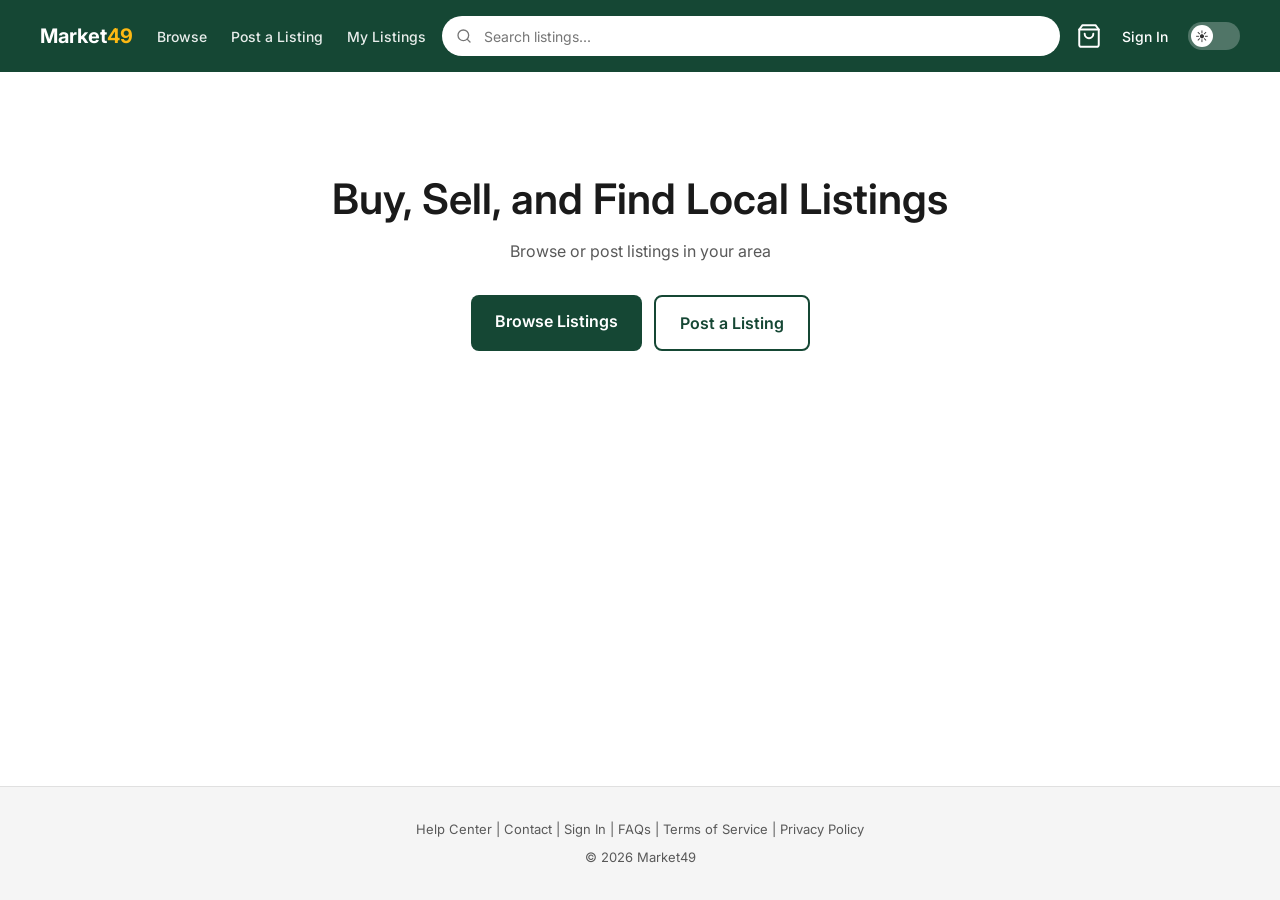
<file: index.html>
<!DOCTYPE html>
<html lang="en">
<head>
    <meta charset="UTF-8"/>
    <meta name="viewport" content="width=device-width, initial-scale=1.0"/>
    <title>Market49 — Buy, Sell & Find Local Listings</title>
    <link rel="preconnect" href="https://fonts.googleapis.com">
    <link href="https://fonts.googleapis.com/css2?family=Inter:wght@400;500;600;700&display=swap"
          rel="stylesheet">
    <link rel="stylesheet" href="css/styles.css"/>
</head>
<body>

<!-- ======= NAV BAR ======= -->
<nav class="navbar" aria-label="Main navigation">
    <a href="index.html" class="logo">Market<span>49</span></a>

    <!-- Desktop nav links — hidden on mobile -->
    <div class="nav-links">
        <a href="listings.html">Browse</a>
        <a href="post-listing.html">Post a Listing</a>
        <a href="manage-listings.html">My Listings</a>
    </div>

    <div class="nav-search">
        <label for="search-input" style="display:none">Search</label>
        <svg class="nav-search-icon" viewBox="0 0 24 24" fill="none"
             stroke="currentColor" stroke-width="2"
             stroke-linecap="round" stroke-linejoin="round">
            <circle cx="11" cy="11" r="8"/>
            <line x1="21" y1="21" x2="16.65" y2="16.65"/>
        </svg>
        <input type="text" placeholder="Search listings..."
               id="search-input">
        <div class="search-dropdown" id="search-dropdown"></div>
    </div>
    <div class="nav-actions">
        <a href="cart.html" aria-label="Cart">
            <svg class="cart-icon" viewBox="0 0 24 24"
                 xmlns="http://www.w3.org/2000/svg">
                <path d="M6 2L3 6v14a2 2 0 002 2h14a2 2 0
                 002-2V6l-3-4z" stroke-linecap="round"
                      stroke-linejoin="round"/>
                <line x1="3" y1="6" x2="21" y2="6"
                      stroke-linecap="round"/>
                <path d="M16 10a4 4 0 01-8 0"
                      stroke-linecap="round"
                      stroke-linejoin="round"/>
            </svg>
        </a>
        <a href="signin.html">Sign In</a>
        <div class="toggle-pill" id="dark-toggle"
             role="switch"
             aria-checked="false"
             aria-label="Toggle dark mode"
             tabindex="0">
            <div class="toggle-dot">
                <span class="toggle-sun">&#9728;</span>
                <span class="toggle-moon">&#9790;</span>
            </div>
        </div>
    </div>
    <button class="hamburger" id="hamburger"
            aria-label="Open navigation menu"
            aria-expanded="false"
            aria-controls="mobile-menu">
        &#9776;
    </button>
</nav>

<!-- ======= MOBILE MENU ======= -->
<nav class="mobile-menu" id="mobile-menu"
     aria-label="Mobile navigation">
    <button class="close-menu" id="close-menu"
            aria-label="Close navigation menu">
        &#10005;
    </button>
    <a href="index.html">Home</a>
    <a href="listings.html">Browse Listings</a>
    <a href="cart.html">Cart</a>
    <a href="post-listing.html">Post a Listing</a>
    <a href="manage-listings.html">My Listings</a>
    <a href="signin.html">Sign In</a>
</nav>
<div class="menu-overlay" id="menu-overlay"></div>

<!-- ======= PAGE CONTENT ======= -->
<main class="home-hero">
    <h1>Buy, Sell, and Find Local Listings</h1>
    <p>Browse or post listings in your area</p>
    <div class="hero-buttons">
        <a href="listings.html" class="btn-primary">Browse Listings</a>
        <a href="post-listing.html" class="btn-secondary">Post a Listing</a>
    </div>
</main>

<!-- ======= FOOTER ======= -->
<footer>
    <p>Help Center | Contact | Sign In | FAQs |
        Terms of Service | Privacy Policy</p>
    <p>© 2026 Market49</p>
</footer>

<script src="js/main.js"></script>

</body>
</html>
</file>
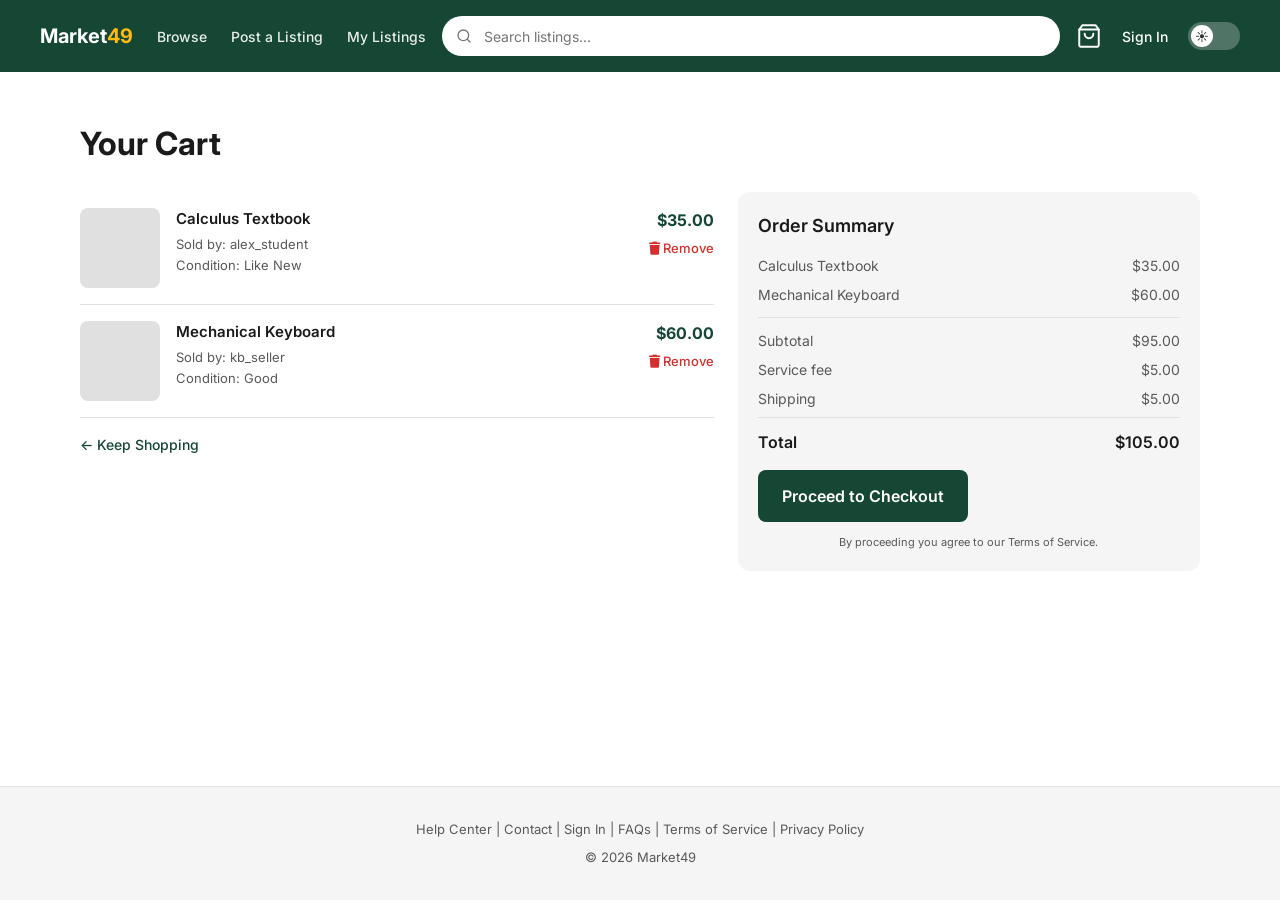
<file: cart.html>
<!DOCTYPE html>
<html lang="en">
<head>
    <meta charset="UTF-8">
    <meta name="viewport" content="width=device-width, initial-scale=1.0">
    <title>Cart — Market49</title>
    <link href="https://fonts.googleapis.com/css2?family=Inter:wght@400;500;600&display=swap"
          rel="stylesheet">
    <link rel="stylesheet" href="https://cdnjs.cloudflare.com/ajax/libs/font-awesome/6.5.0/css/all.min.css">
    <link rel="stylesheet" href="css/styles.css">
</head>
<body>

<!-- ======= NAV BAR ======= -->
<nav class="navbar" aria-label="Main navigation">
    <a href="index.html" class="logo">Market<span>49</span></a>

    <!-- Desktop nav links — hidden on mobile -->
    <div class="nav-links">
        <a href="listings.html">Browse</a>
        <a href="post-listing.html">Post a Listing</a>
        <a href="manage-listings.html">My Listings</a>
    </div>

    <div class="nav-search">
        <label for="search-input" style="display:none">Search</label>
        <svg class="nav-search-icon" viewBox="0 0 24 24" fill="none"
             stroke="currentColor" stroke-width="2"
             stroke-linecap="round" stroke-linejoin="round">
            <circle cx="11" cy="11" r="8"/>
            <line x1="21" y1="21" x2="16.65" y2="16.65"/>
        </svg>
        <input type="text" placeholder="Search listings..."
               id="search-input">
        <div class="search-dropdown" id="search-dropdown"></div>
    </div>
    <div class="nav-actions">
        <a href="cart.html" aria-label="Cart">
            <svg class="cart-icon" viewBox="0 0 24 24"
                 xmlns="http://www.w3.org/2000/svg">
                <path d="M6 2L3 6v14a2 2 0 002 2h14a2 2 0
                 002-2V6l-3-4z" stroke-linecap="round"
                      stroke-linejoin="round"/>
                <line x1="3" y1="6" x2="21" y2="6"
                      stroke-linecap="round"/>
                <path d="M16 10a4 4 0 01-8 0"
                      stroke-linecap="round"
                      stroke-linejoin="round"/>
            </svg>
        </a>
        <a href="signin.html">Sign In</a>
        <div class="toggle-pill" id="dark-toggle"
             role="switch"
             aria-checked="false"
             aria-label="Toggle dark mode"
             tabindex="0">
            <div class="toggle-dot">
                <span class="toggle-sun">&#9728;</span>
                <span class="toggle-moon">&#9790;</span>
            </div>
        </div>
    </div>
    <button class="hamburger" id="hamburger"
            aria-label="Open navigation menu"
            aria-expanded="false"
            aria-controls="mobile-menu">
        &#9776;
    </button>
</nav>

<!-- ======= MOBILE MENU ======= -->
<nav class="mobile-menu" id="mobile-menu"
     aria-label="Mobile navigation">
    <button class="close-menu" id="close-menu"
            aria-label="Close navigation menu">
        &#10005;
    </button>
    <a href="index.html">Home</a>
    <a href="listings.html">Browse Listings</a>
    <a href="cart.html">Cart</a>
    <a href="post-listing.html">Post a Listing</a>
    <a href="manage-listings.html">My Listings</a>
    <a href="signin.html">Sign In</a>
</nav>
<div class="menu-overlay" id="menu-overlay"></div>

<!-- ======= PAGE CONTENT ======= -->
<main class="cart-page">

    <h1>Your Cart</h1>

    <!-- Cart items list -->
    <div class="cart-layout">

        <div class="cart-items">

            <!-- Each cart item row -->
            <div class="cart-item">
                <div class="cart-item-img"></div>
                <div class="cart-item-info">
                    <p class="cart-item-name">Calculus Textbook</p>
                    <p class="cart-item-seller">
                        Sold by: alex_student
                    </p>
                    <p class="cart-item-condition">
                        Condition: Like New
                    </p>
                </div>
                <div class="cart-item-right">
                    <p class="cart-item-price">$35.00</p>
                    <!-- Remove item from cart -->
                    <button class="cart-remove-btn">
                        <i class="fa-solid fa-trash"></i> Remove
                    </button>
                </div>
            </div>

            <div class="cart-divider"></div>

            <div class="cart-item">
                <div class="cart-item-img"></div>
                <div class="cart-item-info">
                    <p class="cart-item-name">Mechanical Keyboard</p>
                    <p class="cart-item-seller">
                        Sold by: kb_seller
                    </p>
                    <p class="cart-item-condition">
                        Condition: Good
                    </p>
                </div>
                <div class="cart-item-right">
                    <p class="cart-item-price">$60.00</p>
                    <button class="cart-remove-btn">
                    <i class="fa-solid fa-trash"></i> Remove
                </button>
                </div>
            </div>

            <div class="cart-divider"></div>

            <!-- Keep shopping link -->
            <a href="listings.html" class="cart-keep-shopping">
                &#8592; Keep Shopping
            </a>

        </div>

        <!-- Order summary sidebar -->
        <div class="order-summary">

            <h2>Order Summary</h2>

            <!-- Mirrors what checkout will show -->
            <div class="order-row">
                <span>Calculus Textbook</span>
                <span>$35.00</span>
            </div>
            <div class="order-row">
                <span>Mechanical Keyboard</span>
                <span>$60.00</span>
            </div>

            <div class="cart-summary-divider"></div>

            <div class="order-row">
                <span>Subtotal</span>
                <span>$95.00</span>
            </div>
            <div class="order-row">
                <span>Service fee</span>
                <span>$5.00</span>
            </div>
            <div class="order-row">
                <span>Shipping</span>
                <span>$5.00</span>
            </div>

            <div class="order-total">
                <span>Total</span>
                <span>$105.00</span>
            </div>

            <!-- Proceeds to checkout -->
            <a href="checkout.html" class="btn-primary">
                Proceed to Checkout
            </a>


            <p class="cart-terms">
                By proceeding you agree to our Terms of Service.
            </p>

        </div>

    </div>

</main>

<!-- ======= FOOTER ======= -->
<footer>
    <p>Help Center | Contact | Sign In | FAQs |
        Terms of Service | Privacy Policy</p>
    <p>© 2026 Market49</p>
</footer>

<script src="js/main.js"></script>

</body>
</html>
</file>
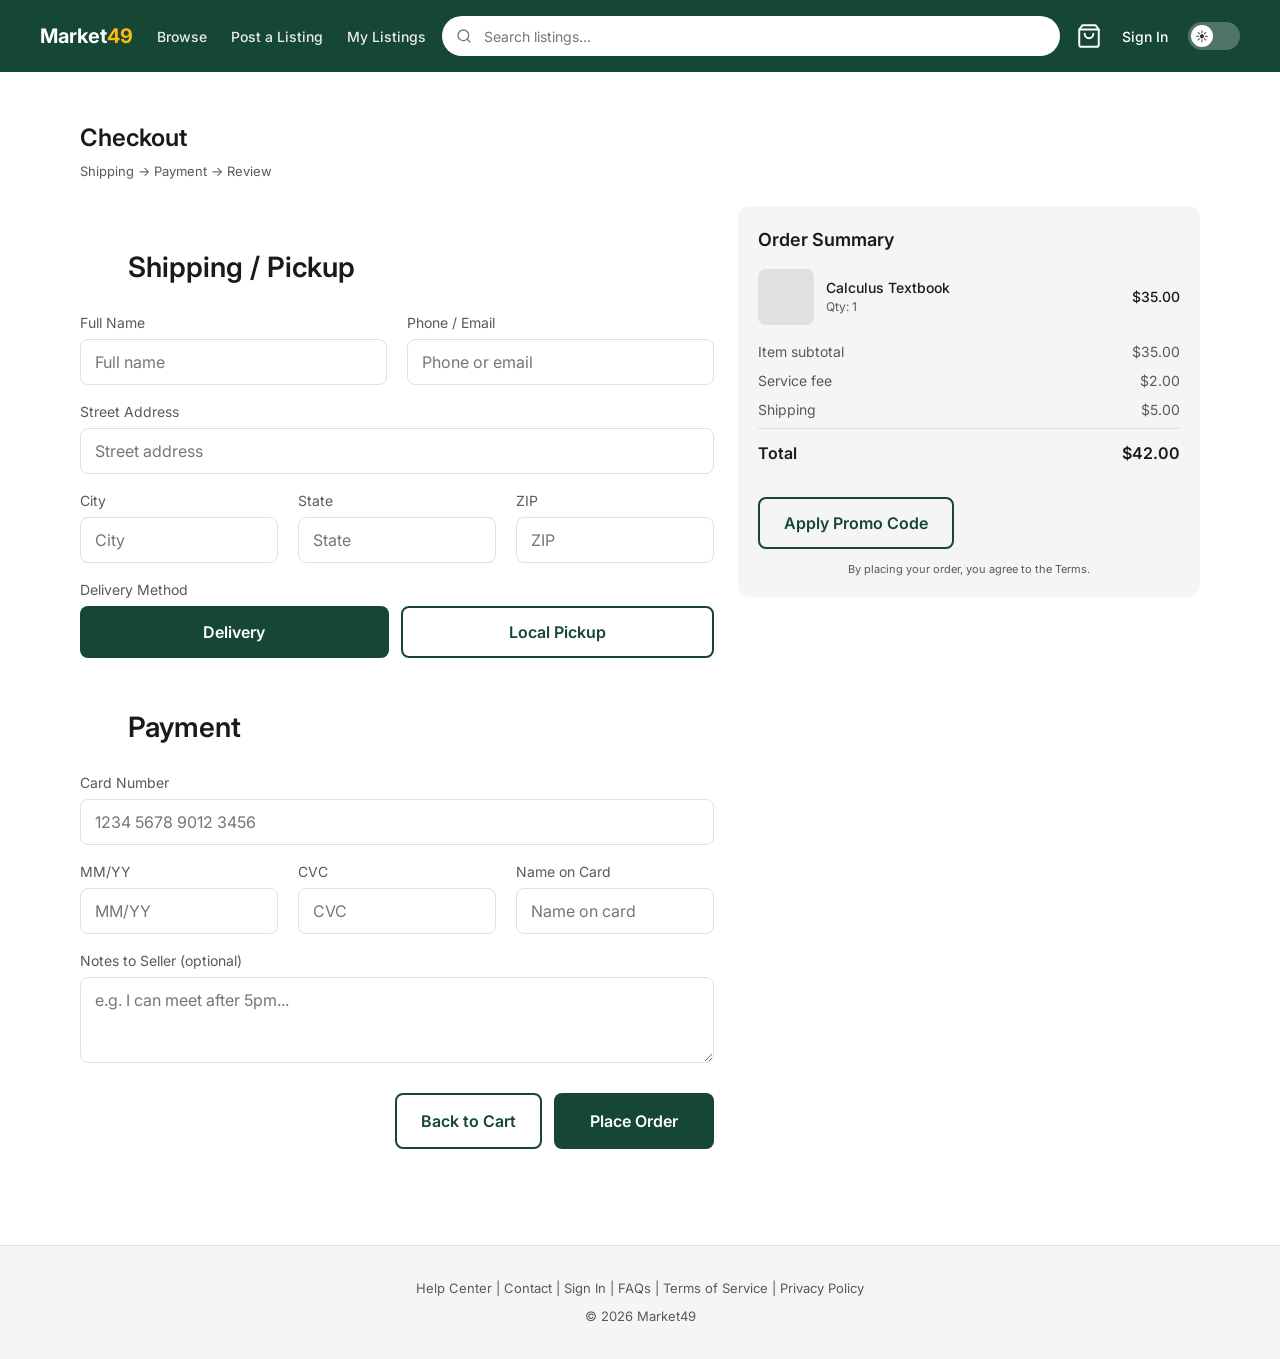
<file: checkout.html>
<!DOCTYPE html>
<html lang="en">
<head>
    <meta charset="UTF-8">
    <meta name="viewport" content="width=device-width, initial-scale=1.0">
    <title>Checkout — Market49</title>
    <link href="https://fonts.googleapis.com/css2?family=Inter:wght@400;500;600&display=swap"
          rel="stylesheet">
    <link rel="stylesheet" href="css/styles.css">
</head>
<body>

<!-- ======= LOADING OVERLAY ======= -->
<div class="loading-overlay" id="loading-overlay">
    <div class="spinner"></div>
    <p class="loading-text">Processing your order...</p>
</div>

<!-- ======= NAV BAR ======= -->
<nav class="navbar" aria-label="Main navigation">
    <a href="index.html" class="logo">Market<span>49</span></a>

    <!-- Desktop nav links — hidden on mobile -->
    <div class="nav-links">
        <a href="listings.html">Browse</a>
        <a href="post-listing.html">Post a Listing</a>
        <a href="manage-listings.html">My Listings</a>
    </div>

    <div class="nav-search">
        <label for="search-input" style="display:none">Search</label>
        <svg class="nav-search-icon" viewBox="0 0 24 24" fill="none"
             stroke="currentColor" stroke-width="2"
             stroke-linecap="round" stroke-linejoin="round">
            <circle cx="11" cy="11" r="8"/>
            <line x1="21" y1="21" x2="16.65" y2="16.65"/>
        </svg>
        <input type="text" placeholder="Search listings..."
               id="search-input">
        <div class="search-dropdown" id="search-dropdown"></div>
    </div>
    <div class="nav-actions">
        <a href="cart.html" aria-label="Cart">
            <svg class="cart-icon" viewBox="0 0 24 24"
                 xmlns="http://www.w3.org/2000/svg">
                <path d="M6 2L3 6v14a2 2 0 002 2h14a2 2 0
                 002-2V6l-3-4z" stroke-linecap="round"
                      stroke-linejoin="round"/>
                <line x1="3" y1="6" x2="21" y2="6"
                      stroke-linecap="round"/>
                <path d="M16 10a4 4 0 01-8 0"
                      stroke-linecap="round"
                      stroke-linejoin="round"/>
            </svg>
        </a>
        <a href="signin.html">Sign In</a>
        <div class="toggle-pill" id="dark-toggle"
             role="switch"
             aria-checked="false"
             aria-label="Toggle dark mode"
             tabindex="0">
            <div class="toggle-dot">
                <span class="toggle-sun">&#9728;</span>
                <span class="toggle-moon">&#9790;</span>
            </div>
        </div>
    </div>
    <button class="hamburger" id="hamburger"
            aria-label="Open navigation menu"
            aria-expanded="false"
            aria-controls="mobile-menu">
        &#9776;
    </button>
</nav>

<!-- ======= MOBILE MENU ======= -->
<nav class="mobile-menu" id="mobile-menu"
     aria-label="Mobile navigation">
    <button class="close-menu" id="close-menu"
            aria-label="Close navigation menu">
        &#10005;
    </button>
    <a href="index.html">Home</a>
    <a href="listings.html">Browse Listings</a>
    <a href="cart.html">Cart</a>
    <a href="post-listing.html">Post a Listing</a>
    <a href="manage-listings.html">My Listings</a>
    <a href="signin.html">Sign In</a>
</nav>
<div class="menu-overlay" id="menu-overlay"></div>

<!-- ======= PAGE CONTENT ======= -->
<main class="checkout-page">

    <h1>Checkout</h1>

    <div class="breadcrumb">
        <span class="active">Shipping</span>
        <span class="arrow">&#8594;</span>
        <span>Payment</span>
        <span class="arrow">&#8594;</span>
        <span>Review</span>
    </div>

    <div class="checkout-layout">

        <!-- Left column: form -->
        <div class="checkout-form">
            <form id="checkout-form">

                <p class="section-title">Shipping / Pickup</p>

                <div class="form-row">
                    <div class="field-group">
                        <label for="full-name">Full Name</label>
                        <input
                                id="full-name"
                                class="input-field"
                                type="text"
                                placeholder="Full name"
                        >
                        <span id="name-error" class="error-msg">
                            Full name is required
                        </span>
                        <span id="name-success" class="success-msg">
                            &#10003; Looks good!
                        </span>
                    </div>
                    <div class="field-group">
                        <label for="contact">Phone / Email</label>
                        <input
                                id="contact"
                                class="input-field"
                                type="text"
                                placeholder="Phone or email"
                        >
                        <span id="contact-error" class="error-msg">
                            Phone or email is required
                        </span>
                        <span id="contact-success" class="success-msg">
                            &#10003; Looks good!
                        </span>
                    </div>
                </div>

                <div class="field-group">
                    <label for="address">Street Address</label>
                    <input
                            id="address"
                            class="input-field"
                            type="text"
                            placeholder="Street address"
                    >
                    <span id="address-error" class="error-msg">
                        Street address is required
                    </span>
                    <span id="address-success" class="success-msg">
                        &#10003; Looks good!
                    </span>
                </div>

                <div class="form-row">
                    <div class="field-group">
                        <label for="city">City</label>
                        <input
                                id="city"
                                class="input-field"
                                type="text"
                                placeholder="City"
                        >
                        <span id="city-error" class="error-msg">
                            City is required
                        </span>
                        <span id="city-success" class="success-msg">
                            &#10003; Looks good!
                        </span>
                    </div>
                    <div class="field-group">
                        <label for="state">State</label>
                        <input
                                id="state"
                                class="input-field"
                                type="text"
                                placeholder="State"
                        >
                        <span id="state-error" class="error-msg">
                            State is required
                        </span>
                        <span id="state-success" class="success-msg">
                            &#10003; Looks good!
                        </span>
                    </div>
                    <div class="field-group">
                        <label for="zip">ZIP</label>
                        <input
                                id="zip"
                                class="input-field"
                                type="text"
                                placeholder="ZIP"
                                maxlength="5"
                        >
                        <span id="zip-error" class="error-msg">
                            ZIP code is required
                        </span>
                        <span id="zip-success" class="success-msg">
                            &#10003; Looks good!
                        </span>
                    </div>
                </div>

                <div class="field-group">
                    <label>Delivery Method</label>
                    <div class="pickup-toggle">
                        <button type="button"
                                class="btn-primary pickup-btn active"
                                id="delivery-btn">
                            Delivery
                        </button>
                        <button type="button"
                                class="btn-secondary pickup-btn"
                                id="pickup-btn">
                            Local Pickup
                        </button>
                    </div>
                </div>

                <p class="section-title">Payment</p>

                <div class="field-group">
                    <label for="card-number">Card Number</label>
                    <input
                            id="card-number"
                            class="input-field"
                            type="text"
                            placeholder="1234 5678 9012 3456"
                            maxlength="19"
                    >
                    <span id="card-error" class="error-msg">
                        Card number is required
                    </span>
                    <span id="card-success" class="success-msg">
                        &#10003; Looks good!
                    </span>
                </div>

                <div class="form-row">
                    <div class="field-group">
                        <label for="expiry">MM/YY</label>
                        <input
                                id="expiry"
                                class="input-field"
                                type="text"
                                placeholder="MM/YY"
                                maxlength="5"
                        >
                        <span id="expiry-error" class="error-msg">
                            Expiration date is required
                        </span>
                        <span id="expiry-success" class="success-msg">
                            &#10003; Looks good!
                        </span>
                    </div>
                    <div class="field-group">
                        <label for="cvc">CVC</label>
                        <input
                                id="cvc"
                                class="input-field"
                                type="text"
                                placeholder="CVC"
                                maxlength="3"
                        >
                        <span id="cvc-error" class="error-msg">
                            CVC is required
                        </span>
                        <span id="cvc-success" class="success-msg">
                            &#10003; Looks good!
                        </span>
                    </div>
                    <div class="field-group">
                        <label for="card-name">Name on Card</label>
                        <input
                                id="card-name"
                                class="input-field"
                                type="text"
                                placeholder="Name on card"
                        >
                        <span id="card-name-error" class="error-msg">
                            Name on card is required
                        </span>
                        <span id="card-name-success" class="success-msg">
                            &#10003; Looks good!
                        </span>
                    </div>
                </div>

                <div class="field-group">
                    <label for="notes">
                        Notes to Seller (optional)
                    </label>
                    <textarea
                            id="notes"
                            class="input-field"
                            rows="3"
                            placeholder="e.g. I can meet after 5pm..."
                    ></textarea>
                </div>

                <div class="form-actions">
                    <a href="cart.html" class="btn-secondary">
                        Back to Cart
                    </a>
                    <button type="submit" class="btn-primary">
                        Place Order
                    </button>
                </div>

            </form>
        </div>

        <!-- Right column: order summary -->
        <div class="order-summary">

            <h2>Order Summary</h2>

            <div class="order-item">
                <div class="order-item-img"></div>
                <div class="order-item-info">
                    <p>Calculus Textbook</p>
                    <p>Qty: 1</p>
                </div>
                <p class="order-item-price">$35.00</p>
            </div>

            <div class="order-row">
                <span>Item subtotal</span>
                <span>$35.00</span>
            </div>
            <div class="order-row">
                <span>Service fee</span>
                <span>$2.00</span>
            </div>
            <div class="order-row">
                <span>Shipping</span>
                <span>$5.00</span>
            </div>
            <div class="order-total">
                <span>Total</span>
                <span>$42.00</span>
            </div>

            <button class="btn-secondary promo-btn">
                Apply Promo Code
            </button>

            <p class="checkout-note">
                By placing your order, you agree to the Terms.
            </p>

        </div>

    </div>

</main>

<!-- ======= FOOTER ======= -->
<footer>
    <p>Help Center | Contact | Sign In | FAQs |
        Terms of Service | Privacy Policy</p>
    <p>© 2026 Market49</p>
</footer>

<script src="js/main.js"></script>

</body>
</html>
</file>
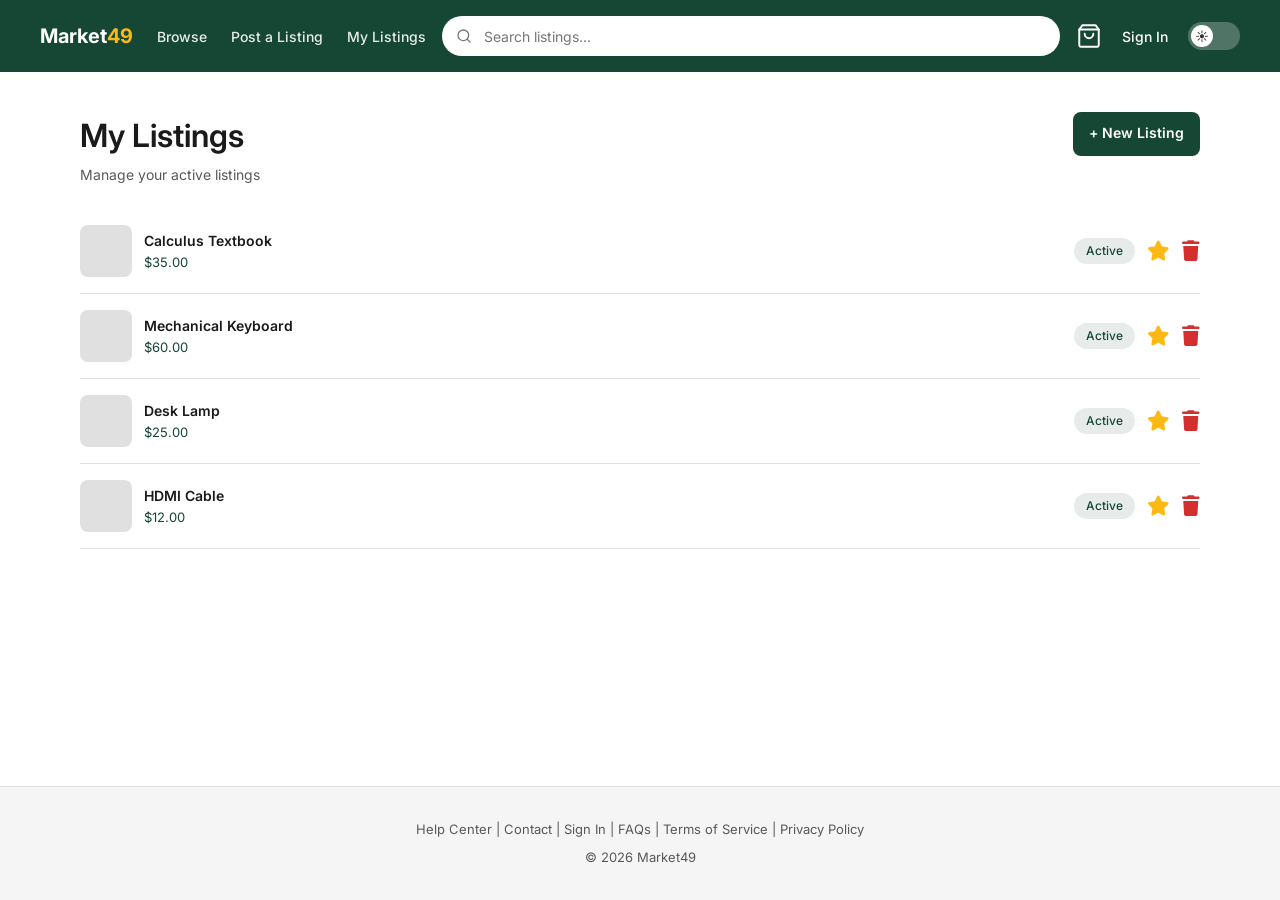
<file: manage-listings.html>
<!DOCTYPE html>
<html lang="en">
<head>
    <meta charset="UTF-8">
    <meta name="viewport" content="width=device-width, initial-scale=1.0">
    <title>My Listings — Market49</title>
    <link href="https://fonts.googleapis.com/css2?family=Inter:wght@400;500;600&display=swap"
          rel="stylesheet">
    <link rel="stylesheet" href="https://cdnjs.cloudflare.com/ajax/libs/font-awesome/6.5.0/css/all.min.css">
    <link rel="stylesheet" href="css/styles.css">
</head>
<body>

<!-- ======= NAV BAR ======= -->
<nav class="navbar" aria-label="Main navigation">
    <a href="index.html" class="logo">Market<span>49</span></a>

    <!-- Desktop nav links — hidden on mobile -->
    <div class="nav-links">
        <a href="listings.html">Browse</a>
        <a href="post-listing.html">Post a Listing</a>
        <a href="manage-listings.html">My Listings</a>
    </div>

    <div class="nav-search">
        <label for="search-input" style="display:none">Search</label>
        <svg class="nav-search-icon" viewBox="0 0 24 24" fill="none"
             stroke="currentColor" stroke-width="2"
             stroke-linecap="round" stroke-linejoin="round">
            <circle cx="11" cy="11" r="8"/>
            <line x1="21" y1="21" x2="16.65" y2="16.65"/>
        </svg>
        <input type="text" placeholder="Search listings..."
               id="search-input">
        <div class="search-dropdown" id="search-dropdown"></div>
    </div>
    <div class="nav-actions">
        <a href="cart.html" aria-label="Cart">
            <svg class="cart-icon" viewBox="0 0 24 24"
                 xmlns="http://www.w3.org/2000/svg">
                <path d="M6 2L3 6v14a2 2 0 002 2h14a2 2 0
                 002-2V6l-3-4z" stroke-linecap="round"
                      stroke-linejoin="round"/>
                <line x1="3" y1="6" x2="21" y2="6"
                      stroke-linecap="round"/>
                <path d="M16 10a4 4 0 01-8 0"
                      stroke-linecap="round"
                      stroke-linejoin="round"/>
            </svg>
        </a>
        <a href="signin.html">Sign In</a>
        <div class="toggle-pill" id="dark-toggle"
             role="switch"
             aria-checked="false"
             aria-label="Toggle dark mode"
             tabindex="0">
            <div class="toggle-dot">
                <span class="toggle-sun">&#9728;</span>
                <span class="toggle-moon">&#9790;</span>
            </div>
        </div>
    </div>
    <button class="hamburger" id="hamburger"
            aria-label="Open navigation menu"
            aria-expanded="false"
            aria-controls="mobile-menu">
        &#9776;
    </button>
</nav>

<!-- ======= MOBILE MENU ======= -->
<nav class="mobile-menu" id="mobile-menu"
     aria-label="Mobile navigation">
    <button class="close-menu" id="close-menu"
            aria-label="Close navigation menu">
        &#10005;
    </button>
    <a href="index.html">Home</a>
    <a href="listings.html">Browse Listings</a>
    <a href="cart.html">Cart</a>
    <a href="post-listing.html">Post a Listing</a>
    <a href="manage-listings.html">My Listings</a>
    <a href="signin.html">Sign In</a>
</nav>
<div class="menu-overlay" id="menu-overlay"></div>

<!-- ======= PAGE CONTENT ======= -->
<main class="manage-page">

    <!-- Header with title and new listing button -->
    <div class="manage-header">
        <div>
            <h1>My Listings</h1>
            <p>Manage your active listings</p>
        </div>
        <!-- New listing button navigates to post-listing -->
        <a href="post-listing.html" class="btn-primary">
            + New Listing
        </a>
    </div>

    <!-- Listing rows -->
    <div class="manage-list">

        <div class="listing-row">
            <div class="row-img"></div>
            <div class="row-info">
                <p class="row-name">Calculus Textbook</p>
                <p class="row-price">$35.00</p>
            </div>
            <span class="badge">Active</span>
            <div class="row-icons">
                <i class="fa-solid fa-star star-icon"></i>
                <i class="fa-solid fa-trash delete-icon"></i>
            </div>
        </div>

        <div class="listing-row">
            <div class="row-img"></div>
            <div class="row-info">
                <p class="row-name">Mechanical Keyboard</p>
                <p class="row-price">$60.00</p>
            </div>
            <span class="badge">Active</span>
            <div class="row-icons">
                <i class="fa-solid fa-star star-icon"></i>
                <i class="fa-solid fa-trash delete-icon"></i>
            </div>
        </div>

        <div class="listing-row">
            <div class="row-img"></div>
            <div class="row-info">
                <p class="row-name">Desk Lamp</p>
                <p class="row-price">$25.00</p>
            </div>
            <span class="badge">Active</span>
            <div class="row-icons">
                <i class="fa-solid fa-star star-icon"></i>
                <i class="fa-solid fa-trash delete-icon"></i>
            </div>
        </div>

        <div class="listing-row">
            <div class="row-img"></div>
            <div class="row-info">
                <p class="row-name">HDMI Cable</p>
                <p class="row-price">$12.00</p>
            </div>
            <span class="badge">Active</span>
            <div class="row-icons">
                <i class="fa-solid fa-star star-icon"></i>
                <i class="fa-solid fa-trash delete-icon"></i>
            </div>
        </div>

    </div>

</main>

<!-- ======= FOOTER ======= -->
<footer>
    <p>Help Center | Contact | Sign In | FAQs |
        Terms of Service | Privacy Policy</p>
    <p>© 2026 Market49</p>
</footer>

<script src="js/main.js"></script>

</body>
</html>
</file>
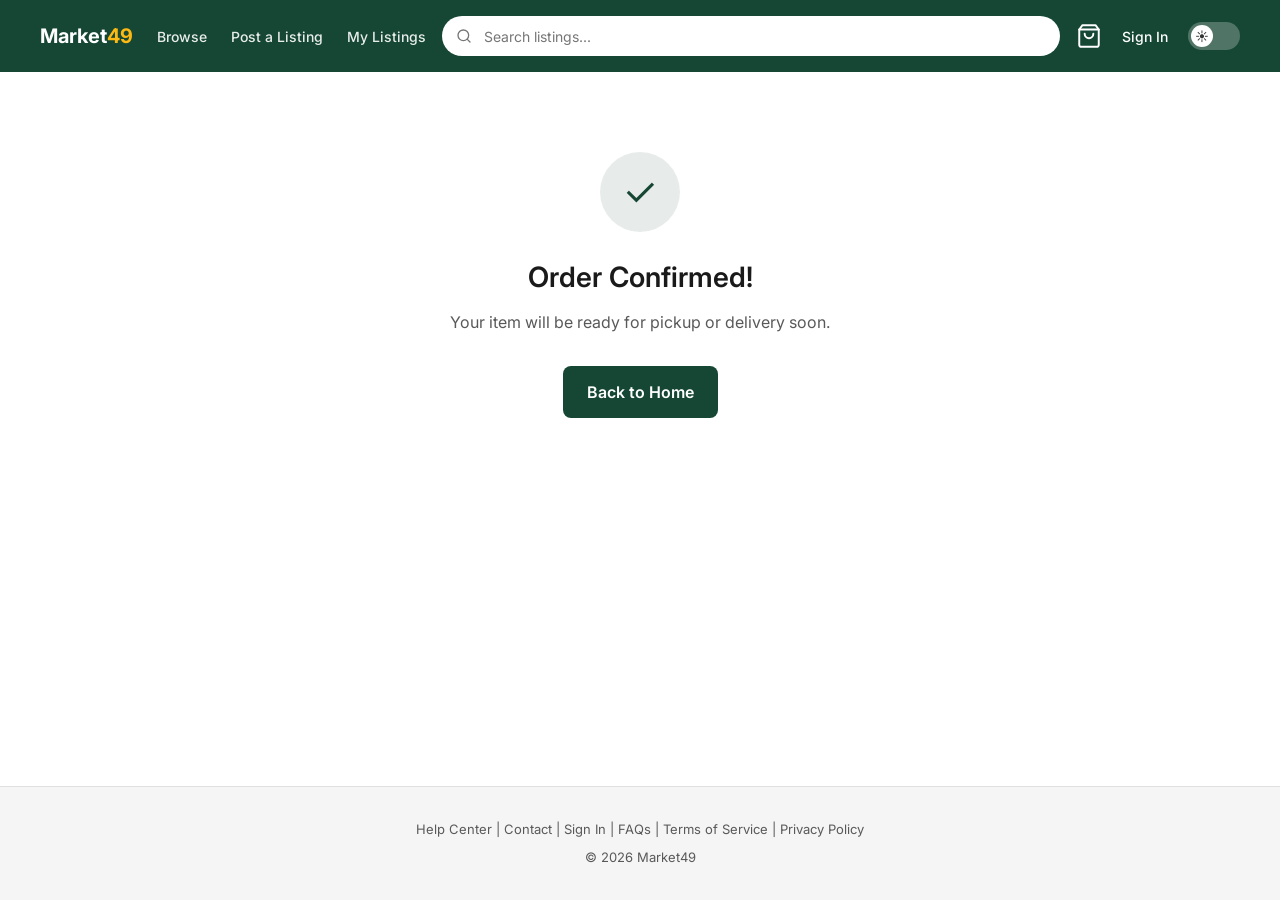
<file: order-confirmed.html>
<!DOCTYPE html>
<html lang="en">
<head>
    <meta charset="UTF-8">
    <meta name="viewport" content="width=device-width, initial-scale=1.0">
    <title>Order Confirmed — Market49</title>
    <link href="https://fonts.googleapis.com/css2?family=Inter:wght@400;500;600&display=swap"
          rel="stylesheet">
    <link rel="stylesheet" href="css/styles.css">
</head>
<body>

<!-- ======= NAV BAR ======= -->
<nav class="navbar" aria-label="Main navigation">
    <a href="index.html" class="logo">Market<span>49</span></a>

    <!-- Desktop nav links — hidden on mobile -->
    <div class="nav-links">
        <a href="listings.html">Browse</a>
        <a href="post-listing.html">Post a Listing</a>
        <a href="manage-listings.html">My Listings</a>
    </div>

    <div class="nav-search">
        <label for="search-input" style="display:none">Search</label>
        <svg class="nav-search-icon" viewBox="0 0 24 24" fill="none"
             stroke="currentColor" stroke-width="2"
             stroke-linecap="round" stroke-linejoin="round">
            <circle cx="11" cy="11" r="8"/>
            <line x1="21" y1="21" x2="16.65" y2="16.65"/>
        </svg>
        <input type="text" placeholder="Search listings..."
               id="search-input">
        <div class="search-dropdown" id="search-dropdown"></div>
    </div>
    <div class="nav-actions">
        <a href="cart.html" aria-label="Cart">
            <svg class="cart-icon" viewBox="0 0 24 24"
                 xmlns="http://www.w3.org/2000/svg">
                <path d="M6 2L3 6v14a2 2 0 002 2h14a2 2 0
                 002-2V6l-3-4z" stroke-linecap="round"
                      stroke-linejoin="round"/>
                <line x1="3" y1="6" x2="21" y2="6"
                      stroke-linecap="round"/>
                <path d="M16 10a4 4 0 01-8 0"
                      stroke-linecap="round"
                      stroke-linejoin="round"/>
            </svg>
        </a>
        <a href="signin.html">Sign In</a>
        <div class="toggle-pill" id="dark-toggle"
             role="switch"
             aria-checked="false"
             aria-label="Toggle dark mode"
             tabindex="0">
            <div class="toggle-dot">
                <span class="toggle-sun">&#9728;</span>
                <span class="toggle-moon">&#9790;</span>
            </div>
        </div>
    </div>
    <button class="hamburger" id="hamburger"
            aria-label="Open navigation menu"
            aria-expanded="false"
            aria-controls="mobile-menu">
        &#9776;
    </button>
</nav>

<!-- ======= MOBILE MENU ======= -->
<nav class="mobile-menu" id="mobile-menu"
     aria-label="Mobile navigation">
    <button class="close-menu" id="close-menu"
            aria-label="Close navigation menu">
        &#10005;
    </button>
    <a href="index.html">Home</a>
    <a href="listings.html">Browse Listings</a>
    <a href="cart.html">Cart</a>
    <a href="post-listing.html">Post a Listing</a>
    <a href="manage-listings.html">My Listings</a>
    <a href="signin.html">Sign In</a>
</nav>
<div class="menu-overlay" id="menu-overlay"></div>

<!-- ======= PAGE CONTENT ======= -->
<main class="confirmation-page">

    <!-- Green circle checkmark -->
    <div class="confirmation-icon">&#10003;</div>

    <h1>Order Confirmed!</h1>

    <p>Your item will be ready for pickup or delivery soon.</p>

    <!-- Back to home -->
    <a href="index.html" class="btn-primary">
        Back to Home
    </a>

</main>

<!-- ======= FOOTER ======= -->
<footer>
    <p>Help Center | Contact | Sign In | FAQs |
        Terms of Service | Privacy Policy</p>
    <p>© 2026 Market49</p>
</footer>

<script src="js/main.js"></script>

</body>
</html>
</file>
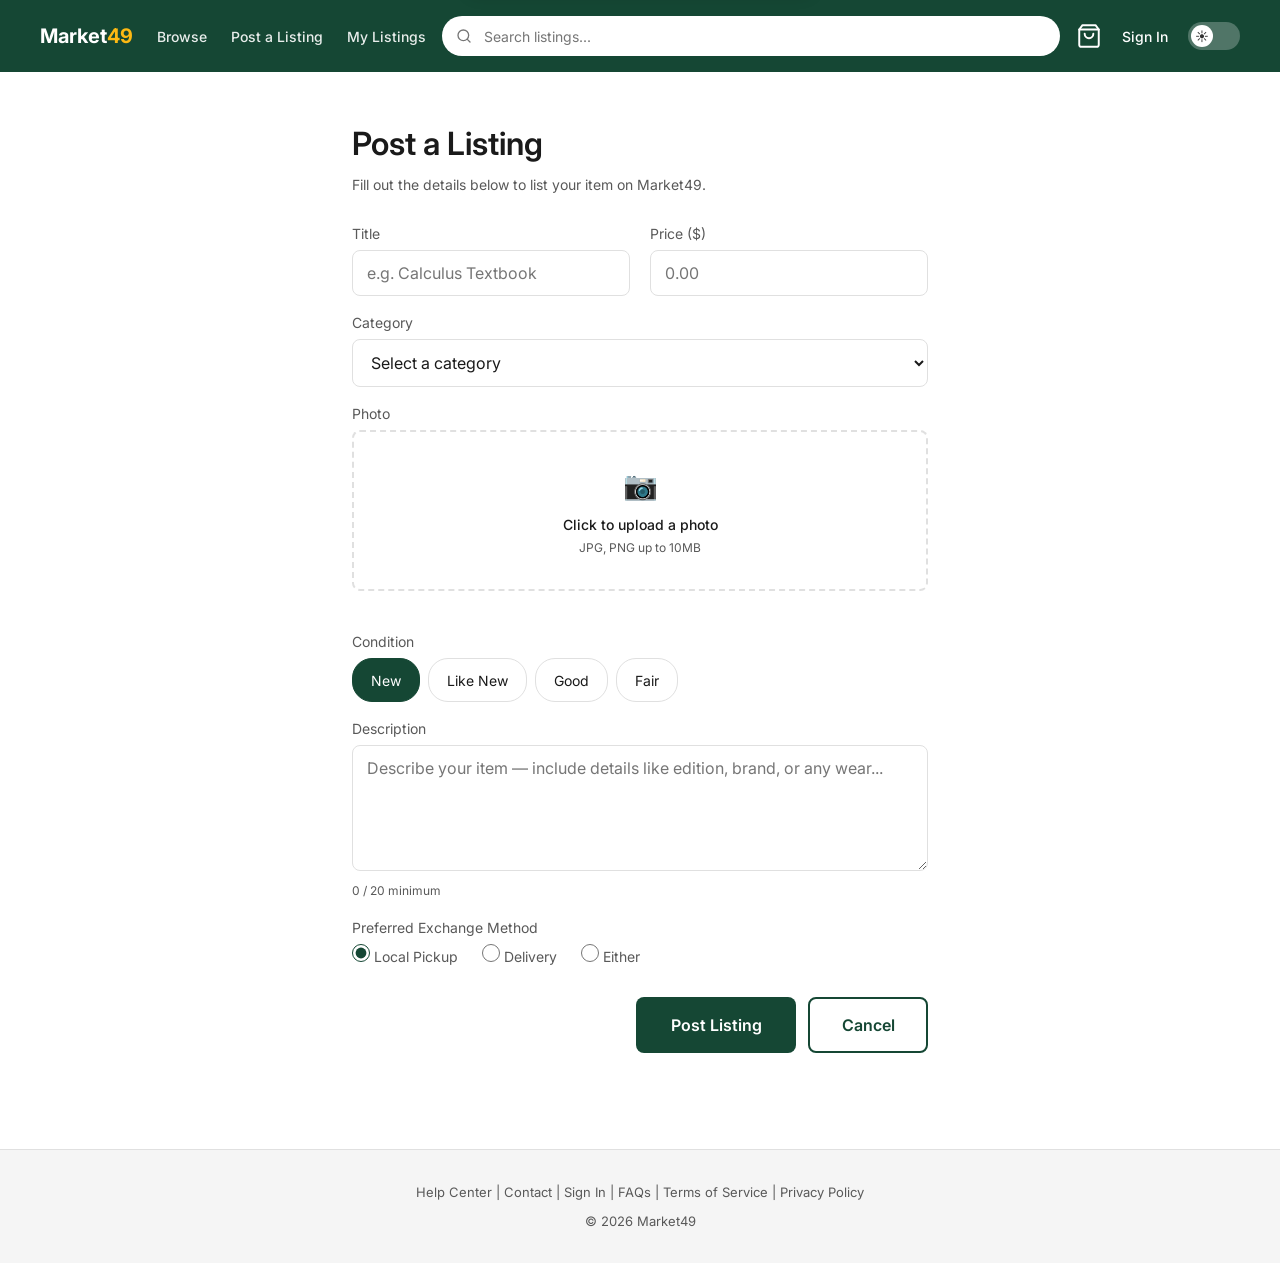
<file: post-listing.html>
<!DOCTYPE html>
<html lang="en">
<head>
    <meta charset="UTF-8">
    <meta name="viewport" content="width=device-width, initial-scale=1.0">
    <title>Post a Listing — Market49</title>
    <link href="https://fonts.googleapis.com/css2?family=Inter:wght@400;500;600&display=swap"
          rel="stylesheet">
    <link rel="stylesheet" href="css/styles.css">
</head>
<body>

<!-- ======= LOADING OVERLAY ======= -->
<div class="loading-overlay" id="loading-overlay">
    <div class="spinner"></div>
    <p class="loading-overlay-label">Posting your listing...</p>
</div>

<!-- ======= SUCCESS TOAST ======= -->
<div class="toast" id="post-toast">
    &#10003; Your listing was posted successfully!
</div>

<!-- ======= NAV BAR ======= -->
<nav class="navbar" aria-label="Main navigation">
    <a href="index.html" class="logo">Market<span>49</span></a>

    <!-- Desktop nav links — hidden on mobile -->
    <div class="nav-links">
        <a href="listings.html">Browse</a>
        <a href="post-listing.html">Post a Listing</a>
        <a href="manage-listings.html">My Listings</a>
    </div>

    <div class="nav-search">
        <label for="search-input" style="display:none">Search</label>
        <svg class="nav-search-icon" viewBox="0 0 24 24" fill="none"
             stroke="currentColor" stroke-width="2"
             stroke-linecap="round" stroke-linejoin="round">
            <circle cx="11" cy="11" r="8"/>
            <line x1="21" y1="21" x2="16.65" y2="16.65"/>
        </svg>
        <input type="text" placeholder="Search listings..."
               id="search-input">
        <div class="search-dropdown" id="search-dropdown"></div>
    </div>
    <div class="nav-actions">
        <a href="cart.html" aria-label="Cart">
            <svg class="cart-icon" viewBox="0 0 24 24"
                 xmlns="http://www.w3.org/2000/svg">
                <path d="M6 2L3 6v14a2 2 0 002 2h14a2 2 0
                 002-2V6l-3-4z" stroke-linecap="round"
                      stroke-linejoin="round"/>
                <line x1="3" y1="6" x2="21" y2="6"
                      stroke-linecap="round"/>
                <path d="M16 10a4 4 0 01-8 0"
                      stroke-linecap="round"
                      stroke-linejoin="round"/>
            </svg>
        </a>
        <a href="signin.html">Sign In</a>
        <div class="toggle-pill" id="dark-toggle"
             role="switch"
             aria-checked="false"
             aria-label="Toggle dark mode"
             tabindex="0">
            <div class="toggle-dot">
                <span class="toggle-sun">&#9728;</span>
                <span class="toggle-moon">&#9790;</span>
            </div>
        </div>
    </div>
    <button class="hamburger" id="hamburger"
            aria-label="Open navigation menu"
            aria-expanded="false"
            aria-controls="mobile-menu">
        &#9776;
    </button>
</nav>

<!-- ======= MOBILE MENU ======= -->
<nav class="mobile-menu" id="mobile-menu"
     aria-label="Mobile navigation">
    <button class="close-menu" id="close-menu"
            aria-label="Close navigation menu">
        &#10005;
    </button>
    <a href="index.html">Home</a>
    <a href="listings.html">Browse Listings</a>
    <a href="cart.html">Cart</a>
    <a href="post-listing.html">Post a Listing</a>
    <a href="manage-listings.html">My Listings</a>
    <a href="signin.html">Sign In</a>
</nav>
<div class="menu-overlay" id="menu-overlay"></div>

<!-- ======= PAGE CONTENT ======= -->
<main class="post-page">

    <div class="post-header">
        <h1>Post a Listing</h1>
        <p>Fill out the details below to list your item on Market49.</p>
    </div>

    <form id="post-listing-form" class="post-form">

        <div class="form-row">
            <div class="field-group">
                <label for="title">Title</label>
                <input
                        id="title"
                        class="input-field"
                        type="text"
                        placeholder="e.g. Calculus Textbook"
                        autocomplete="off"
                >
                <span id="title-error" class="error-msg">
                    Title is required
                </span>
                <span id="title-success" class="success-msg">
                    &#10003; Looks good!
                </span>
            </div>

            <div class="field-group">
                <label for="price">Price ($)</label>
                <input
                        id="price"
                        class="input-field"
                        type="number"
                        min="0"
                        step="0.01"
                        placeholder="0.00"
                >
                <span id="price-error" class="error-msg">
                    Price is required
                </span>
                <span id="price-success" class="success-msg">
                    &#10003; Looks good!
                </span>
            </div>
        </div>

        <div class="field-group">
            <label for="category">Category</label>
            <select id="category" class="input-field">
                <option value="" disabled selected>
                    Select a category
                </option>
                <option value="textbooks">Textbooks</option>
                <option value="electronics">Electronics</option>
                <option value="furniture">Furniture</option>
                <option value="clothing">Clothing</option>
                <option value="supplies">School Supplies</option>
                <option value="other">Other</option>
            </select>
            <span id="category-error" class="error-msg">
                Please select a category
            </span>
            <span id="category-success" class="success-msg">
                &#10003; Looks good!
            </span>
        </div>

        <div class="field-group">
            <label>Photo</label>
            <div
                    class="upload-box"
                    id="upload-box"
                    onclick="document.getElementById('file-input').click()"
            >
                <div class="upload-icon">&#128247;</div>
                <p class="upload-label">Click to upload a photo</p>
                <p class="upload-hint">JPG, PNG up to 10MB</p>
                <input
                        type="file"
                        id="file-input"
                        accept="image/*"
                        hidden
                >
            </div>
            <p class="upload-name" id="upload-name"></p>
            <span id="photo-error" class="error-msg">
                A photo is required
            </span>
            <span id="photo-success" class="success-msg">
                &#10003; Photo selected!
            </span>
        </div>

        <div class="field-group">
            <label>Condition</label>
            <div class="condition-options">
                <button type="button" class="condition-btn active"
                        data-value="new">New</button>
                <button type="button" class="condition-btn"
                        data-value="like-new">Like New</button>
                <button type="button" class="condition-btn"
                        data-value="good">Good</button>
                <button type="button" class="condition-btn"
                        data-value="fair">Fair</button>
            </div>
        </div>

        <div class="field-group">
            <label for="description">Description</label>
            <textarea
                    id="description"
                    class="input-field"
                    rows="5"
                    placeholder="Describe your item — include details like edition, brand, or any wear..."
            ></textarea>
            <span id="desc-counter" class="field-counter">
                0 / 20 minimum
            </span>
            <span id="desc-error" class="error-msg">
                Description is required
            </span>
            <span id="desc-success" class="success-msg">
                &#10003; Looks good!
            </span>
        </div>

        <div class="field-group">
            <label>Preferred Exchange Method</label>
            <div class="exchange-options">
                <label class="exchange-option">
                    <input type="radio" name="exchange"
                           value="local" checked>
                    <span>Local Pickup</span>
                </label>
                <label class="exchange-option">
                    <input type="radio" name="exchange"
                           value="delivery">
                    <span>Delivery</span>
                </label>
                <label class="exchange-option">
                    <input type="radio" name="exchange"
                           value="both">
                    <span>Either</span>
                </label>
            </div>
        </div>

        <div class="form-actions">
            <button type="submit" class="btn-primary">
                Post Listing
            </button>
            <a href="listings.html" class="btn-secondary">
                Cancel
            </a>
        </div>

    </form>

</main>

<!-- ======= FOOTER ======= -->
<footer>
    <p>Help Center | Contact | Sign In | FAQs |
        Terms of Service | Privacy Policy</p>
    <p>© 2026 Market49</p>
</footer>

<script src="js/main.js"></script>

</body>
</html>
</file>
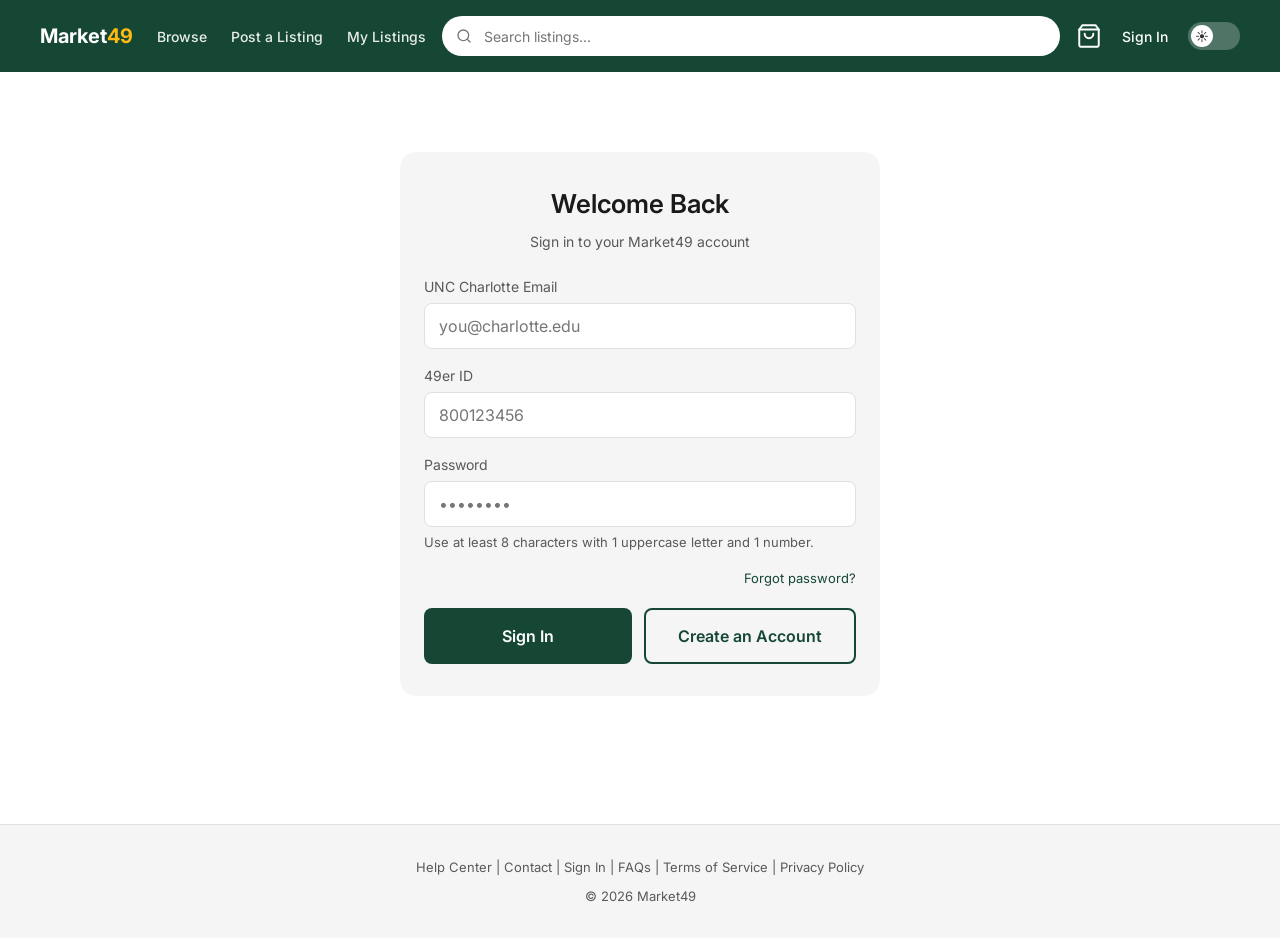
<file: signin.html>
<!DOCTYPE html>
<html lang="en">
<head>
    <meta charset="UTF-8">
    <meta name="viewport" content="width=device-width, initial-scale=1.0">
    <title>Sign In — Market49</title>
    <link href="https://fonts.googleapis.com/css2?family=Inter:wght@400;500;600&display=swap"
          rel="stylesheet">
    <link rel="stylesheet" href="css/styles.css">
</head>
<body>

<!-- ======= NAV BAR ======= -->
<nav class="navbar" aria-label="Main navigation">
    <a href="index.html" class="logo">Market<span>49</span></a>

    <!-- Desktop nav links — hidden on mobile -->
    <div class="nav-links">
        <a href="listings.html">Browse</a>
        <a href="post-listing.html">Post a Listing</a>
        <a href="manage-listings.html">My Listings</a>
    </div>

    <div class="nav-search">
        <label for="search-input" style="display:none">Search</label>
        <svg class="nav-search-icon" viewBox="0 0 24 24" fill="none"
             stroke="currentColor" stroke-width="2"
             stroke-linecap="round" stroke-linejoin="round">
            <circle cx="11" cy="11" r="8"/>
            <line x1="21" y1="21" x2="16.65" y2="16.65"/>
        </svg>
        <input type="text" placeholder="Search listings..."
               id="search-input">
        <div class="search-dropdown" id="search-dropdown"></div>
    </div>
    <div class="nav-actions">
        <a href="cart.html" aria-label="Cart">
            <svg class="cart-icon" viewBox="0 0 24 24"
                 xmlns="http://www.w3.org/2000/svg">
                <path d="M6 2L3 6v14a2 2 0 002 2h14a2 2 0
                 002-2V6l-3-4z" stroke-linecap="round"
                      stroke-linejoin="round"/>
                <line x1="3" y1="6" x2="21" y2="6"
                      stroke-linecap="round"/>
                <path d="M16 10a4 4 0 01-8 0"
                      stroke-linecap="round"
                      stroke-linejoin="round"/>
            </svg>
        </a>
        <a href="signin.html">Sign In</a>
        <div class="toggle-pill" id="dark-toggle"
             role="switch"
             aria-checked="false"
             aria-label="Toggle dark mode"
             tabindex="0">
            <div class="toggle-dot">
                <span class="toggle-sun">&#9728;</span>
                <span class="toggle-moon">&#9790;</span>
            </div>
        </div>
    </div>
    <button class="hamburger" id="hamburger"
            aria-label="Open navigation menu"
            aria-expanded="false"
            aria-controls="mobile-menu">
        &#9776;
    </button>
</nav>

<!-- ======= MOBILE MENU ======= -->
<nav class="mobile-menu" id="mobile-menu"
     aria-label="Mobile navigation">
    <button class="close-menu" id="close-menu"
            aria-label="Close navigation menu">
        &#10005;
    </button>
    <a href="index.html">Home</a>
    <a href="listings.html">Browse Listings</a>
    <a href="cart.html">Cart</a>
    <a href="post-listing.html">Post a Listing</a>
    <a href="manage-listings.html">My Listings</a>
    <a href="signin.html">Sign In</a>
</nav>
<div class="menu-overlay" id="menu-overlay"></div>

<!-- ======= PAGE CONTENT ======= -->
<main class="signin-page">

    <div class="signin-card">

        <h1>Welcome Back</h1>
        <p>Sign in to your Market49 account</p>

        <form id="signin-form" novalidate>

            <div class="field-group">
                <label for="email">UNC Charlotte Email</label>
                <input
                        id="email"
                        class="input-field"
                        type="email"
                        name="email"
                        placeholder="you@charlotte.edu"
                        autocomplete="email"
                        aria-describedby="email-error email-success"
                >
                <span id="email-error" class="error-msg" aria-live="polite"></span>
                <span id="email-success" class="success-msg" aria-live="polite">Email looks good.</span>
            </div>

            <div class="field-group">
                <label for="student-id">49er ID</label>
                <input
                        id="student-id"
                        class="input-field"
                        type="text"
                        name="student-id"
                        placeholder="800123456"
                        inputmode="numeric"
                        maxlength="9"
                        aria-describedby="student-id-error student-id-success"
                >
                <span id="student-id-error" class="error-msg" aria-live="polite"></span>
                <span id="student-id-success" class="success-msg" aria-live="polite">49er ID is valid.</span>
            </div>

            <div class="field-group">
                <label for="password">Password</label>
                <input
                        id="password"
                        class="input-field"
                        type="password"
                        name="password"
                        placeholder="••••••••"
                        autocomplete="current-password"
                        aria-describedby="password-error password-helper password-success"
                >
                <span id="password-helper" class="helper-msg">Use at least 8 characters with 1 uppercase letter and 1 number.</span>
                <span id="password-error" class="error-msg" aria-live="polite"></span>
                <span id="password-success" class="success-msg" aria-live="polite">Password meets the requirements.</span>
            </div>

            <!-- Forgot password sits right aligned -->
            <a href="#" class="forgot-link">Forgot password?</a>

            <!-- Submits and validates via main.js
                 navigates to index.html on success -->
            <div class="signin-actions">
                <button type="submit" class="btn-primary">
                    Sign In
                </button>
                <a href="signin.html" class="btn-secondary">
                    Create an Account
                </a>
            </div>


        </form>

    </div>

</main>

<!-- ======= FOOTER ======= -->
<footer>
    <p>Help Center | Contact | Sign In | FAQs |
        Terms of Service | Privacy Policy</p>
    <p>© 2026 Market49</p>
</footer>

<script src="js/main.js"></script>

</body>
</html>
</file>
<file: css/styles.css>
/* ============================================
   STYLES.CSS — Market49
   Single stylesheet for the entire site.
   Organized in sections:
   1.  Variables
   2.  Reset + Base
   3.  Buttons
   4.  Inputs + Forms
   5.  Nav Bar
   6.  Mobile Menu
   7.  Dark Mode Toggle
   8.  Search Dropdown
   9.  Footer
   10. Home Page
   11. Listings Page
   12. Listing Detail Page
   13. Post Listing Page
   14. Checkout Page
   15. Sign In Page
   16. Manage Listings Page
   17. Order Confirmed Page
   18. Cart Page
   19. Dark Mode Overrides
   20. Desktop Media Queries
   21. Loading States
   22. Micro-Animations
   23. Focus States
   ============================================ */

/* ============================================
   1. VARIABLES
   ============================================ */
:root {
  --green:          #154734;
  --gold:           #FDB913;
  --white:          #FFFFFF;
  --surface:        #F5F5F5;
  --border:         #E0E0E0;
  --text-primary:   #1A1A1A;
  --text-secondary: #595959; /* was #666 — updated to pass WCAG AA */
  --text-muted:     #595959;
  --error:          #D32F2F;
  --success:        #1B5E20;
  --dark-bg:        #121212;
  --dark-surface:   #1E1E1E;
  --radius-sm:      8px;
  --radius-md:      12px;
  --nav-h:          72px;
}

/* ============================================
   2. RESET + BASE
   ============================================ */
* {
  box-sizing: border-box;
  margin: 0;
  padding: 0;
}

/* Base font size — all rem values are relative
   to this. Changing this scales everything. */
html {
  font-size: 16px;
}

@keyframes pageFadeUp {
  from { opacity: 0; transform: translateY(8px); }
  to   { opacity: 1; transform: translateY(0); }
}

body {
  font-family: 'Inter', sans-serif;
  background: var(--white);
  color: var(--text-primary);
  /* rem so body text scales with browser zoom */
  font-size: 1rem;
  line-height: 1.5;
  overflow-x: hidden;
  min-height: 100vh;
  display: flex;
  flex-direction: column;
  transition: background 0.35s ease, color 0.35s ease;
}

main {
  flex: 1;
  animation: pageFadeUp 0.4s ease;
}

a {
  text-decoration: none;
  color: inherit;
}

img {
  display: block;
  max-width: 100%;
}

button {
  cursor: pointer;
  font-family: inherit;
}

/* ============================================
   3. BUTTONS
   ============================================ */
.btn-primary {
  background: var(--green);
  color: white;
  border: none;
  border-radius: 8px;
  padding: 0.875rem 1.5rem;
  font-size: 1rem;
  font-weight: 600;
  cursor: pointer;
  display: block;
  width: 100%;
  text-align: center;
  text-decoration: none;
  font-family: 'Inter', sans-serif;
  position: relative;
  transition: transform 0.1s ease, opacity 0.1s ease;
  /* Min height ensures tap target meets accessibility standard */
  min-height: 44px;
}

.btn-primary:hover  { opacity: 0.88; }
.btn-primary:active { transform: scale(0.97); }

.btn-secondary {
  background: transparent;
  color: var(--green);
  border: 2px solid var(--green);
  border-radius: 8px;
  padding: 0.875rem 1.5rem;
  font-size: 1rem;
  font-weight: 600;
  cursor: pointer;
  display: block;
  width: 100%;
  text-align: center;
  text-decoration: none;
  font-family: 'Inter', sans-serif;
  min-height: 44px;
  transition: transform 0.1s ease, background 0.2s ease;
}

.btn-secondary:hover  { background: rgba(21,71,52,0.06); }
.btn-secondary:active { transform: scale(0.97); }

/* Dark mode secondary uses gold */
body.dark .btn-secondary {
  color: var(--gold);
  border-color: var(--gold);
}

/* ============================================
   4. INPUTS + FORMS
   ============================================ */
.input-field {
  width: 100%;
  border: 1.5px solid var(--border);
  border-radius: 8px;
  padding: 0.75rem 0.875rem;
  /* rem so inputs scale with browser zoom */
  font-size: 1rem;
  font-family: 'Inter', sans-serif;
  background: var(--white);
  color: var(--text-primary);
  transition: border-color 0.2s ease, box-shadow 0.2s ease;
}

.input-field:focus {
  outline: none;
  border-color: var(--green);
  box-shadow: 0 0 0 3px rgba(21,71,52,0.18);
}

.input-field.error   { border-color: var(--error); }
.input-field.success { border-color: var(--success); }

/* Placeholder contrast — #767676 passes 4.5:1 on white */
.input-field::placeholder {
  color: #767676;
}

textarea.input-field {
  resize: vertical;
}

.helper-msg {
  display: block;
  font-size: 0.8125rem;
  color: var(--text-secondary);
  margin-top: 6px;
}

.error-msg,
.success-msg {
  font-size: 0.8125rem;
  margin-top: 6px;
  display: none;
}

.error-msg   { color: var(--error); }
.success-msg { color: var(--success); }

.error-msg.visible,
.success-msg.visible {
  display: block;
}

.field-group {
  margin-bottom: 1rem;
}

.field-group label {
  display: block;
  font-size: 0.875rem;
  color: var(--text-secondary);
  margin-bottom: 6px;
}

.form-row {
  display: flex;
  flex-direction: column;
  gap: 0;
}

.field-counter {
  font-size: 0.75rem;
  color: var(--text-secondary);
  margin-top: 4px;
  transition: color 0.2s ease;
}

/* ============================================
   5. NAV BAR
   ============================================ */
.navbar {
  background: var(--green);
  padding: 0 16px;
  height: var(--nav-h);
  display: flex;
  align-items: center;
  gap: 16px;
  position: sticky;
  top: 0;
  z-index: 100;
  border: none;
  box-shadow: none;
}

.logo {
  color: white;
  font-size: 1.25rem;
  font-weight: 700;
  text-decoration: none;
  white-space: nowrap;
}

.logo span { color: var(--gold); }

/* Desktop nav links */
.nav-links {
  display: none;
  align-items: center;
  gap: 24px;
  flex-shrink: 0;
  margin-left: 8px;
}

.nav-links a {
  color: white;
  text-decoration: none;
  font-size: 0.875rem;
  font-weight: 500;
  white-space: nowrap;
  opacity: 0.9;
  transition: opacity 0.2s ease;
}

.nav-links a:hover { opacity: 1; }

/* Search bar */
.nav-search {
  display: flex;
  position: relative;
  flex: 1;
  min-width: 80px;
  align-items: center;
  background: white;
  border-radius: 24px;
  overflow: hidden;
}

.nav-search input {
  flex: 1;
  height: 40px;
  border: none;
  padding: 0 16px;
  font-size: 0.875rem;
  font-family: 'Inter', sans-serif;
  outline: none;
  background: transparent;
  color: var(--text-primary);
  min-width: 0;
}

/* Placeholder contrast in nav — #767676 passes 4.5:1 */
.nav-search input::placeholder {
  color: #767676;
}

/* Search button inside pill */
.search-btn {
  background: var(--green);
  border: none;
  height: 40px;
  width: 44px;
  display: flex;
  align-items: center;
  justify-content: center;
  cursor: pointer;
  flex-shrink: 0;
  transition: background 0.2s ease;
}

.search-btn:hover { background: #1a5c3a; }

.search-btn svg {
  width: 16px;
  height: 16px;
  stroke: white;
}

/* Cart, Sign In, toggle */
.nav-actions {
  display: none;
  align-items: center;
  gap: 20px;
  margin-left: auto;
}

.nav-actions a {
  color: white;
  text-decoration: none;
  font-size: 0.875rem;
  font-weight: 500;
  display: flex;
  align-items: center;
}

.cart-icon {
  width: 26px;
  height: 26px;
  fill: none;
  stroke: white;
  stroke-width: 1.8;
}

.hamburger {
  margin-left: auto;
  background: none;
  border: none;
  color: white;
  font-size: 1.625rem;
  cursor: pointer;
  padding: 8px;
  line-height: 1;
  display: flex;
  align-items: center;
}

/* ============================================
   6. MOBILE MENU
   ============================================ */
.mobile-menu {
  position: fixed;
  top: 0;
  left: -280px;
  width: 280px;
  height: 100vh;
  background: var(--green);
  z-index: 200;
  display: flex;
  flex-direction: column;
  padding: 24px;
  transition: left 0.3s ease;
}

.mobile-menu.open { left: 0; }

.mobile-menu a {
  color: white;
  text-decoration: none;
  font-size: 1.125rem;
  font-weight: 500;
  padding: 16px 0;
  border-bottom: 1px solid rgba(255,255,255,0.15);
  display: block;
}

.mobile-menu a:hover {
  background: rgba(255,255,255,0.08);
  padding-left: 8px;
  transition: padding-left 0.15s ease;
}

.close-menu {
  background: none;
  border: none;
  color: white;
  font-size: 1.375rem;
  cursor: pointer;
  align-self: flex-end;
  margin-bottom: 16px;
  padding: 4px 8px;
}

.menu-overlay {
  display: none;
  position: fixed;
  inset: 0;
  background: rgba(0,0,0,0.5);
  z-index: 150;
}

.menu-overlay.visible { display: block; }

/* ============================================
   7. DARK MODE TOGGLE
   Sun icon sits on the moving dot.
   ============================================ */
.toggle-pill {
  width: 52px;
  height: 28px;
  background: rgba(255,255,255,0.25);
  border-radius: 14px;
  display: flex;
  align-items: center;
  padding: 3px;
  cursor: pointer;
  transition: background 0.3s;
  flex-shrink: 0;
}

.toggle-pill.active { background: var(--gold); }

.toggle-dot {
  width: 22px;
  height: 22px;
  background: white;
  border-radius: 50%;
  transition: transform 0.3s;
  display: flex;
  align-items: center;
  justify-content: center;
  font-size: 13px;
  color: #333;
  line-height: 1;
}

.toggle-pill.active .toggle-dot {
  transform: translateX(24px);
}

/* ============================================
   8. SEARCH DROPDOWN
   ============================================ */
.search-dropdown {
  position: absolute;
  top: calc(100% + 6px);
  left: 0;
  width: 100%;
  background: white;
  border-radius: 12px;
  box-shadow: 0 4px 20px rgba(0,0,0,0.12);
  z-index: 100;
  overflow: hidden;
  opacity: 0;
  visibility: hidden;
  pointer-events: none;
  transition: opacity 0.15s ease;
}

.search-dropdown.visible {
  opacity: 1;
  visibility: visible;
  pointer-events: auto;
}

.suggestion {
  padding: 12px 20px;
  font-size: 0.875rem;
  cursor: pointer;
  border-bottom: 1px solid var(--border);
  color: var(--text-primary);
  transition: background 0.15s ease;
}

.suggestion:last-child { border-bottom: none; }
.suggestion:hover { background: var(--surface); }

.suggestion.no-results {
  color: var(--text-secondary);
  font-style: italic;
  cursor: default;
  padding: 14px 20px;
}

.suggestion.no-results:hover { background: none; }

/* ============================================
   9. FOOTER
   ============================================ */
footer {
  background: var(--surface);
  text-align: center;
  padding: 28px 16px;
  /* rem so footer text scales with zoom */
  font-size: 0.8125rem;
  color: var(--text-secondary);
  line-height: 2.2;
  margin-top: 48px;
  border-top: 1px solid var(--border);
}

/* ============================================
   10. HOME PAGE
   ============================================ */
.home-hero {
  padding: 48px 24px;
  text-align: center;
}

.home-hero h1 {
  font-size: 1.625rem;
  font-weight: 600;
  margin-bottom: 12px;
  line-height: 1.3;
}

.home-hero p {
  font-size: 1rem;
  color: var(--text-secondary);
  margin-bottom: 32px;
}

.hero-buttons {
  display: flex;
  flex-direction: column;
  gap: 12px;
  max-width: 400px;
  margin: 0 auto;
}

/* ============================================
   11. LISTINGS PAGE
   ============================================ */
.section-title {
  font-size: 1.375rem;
  font-weight: 700;
  padding: 24px 16px 8px;
}

.listings-container {
  padding: 0 24px;
}

.listings-grid {
  display: grid;
  grid-template-columns: 1fr 1fr;
  gap: 16px;
  padding: 16px 0;
}

.card {
  background: var(--surface);
  border-radius: 12px;
  overflow: hidden;
  text-decoration: none;
  color: inherit;
  display: block;
  border: 2px solid transparent;
  transition: transform 0.2s ease, box-shadow 0.2s ease,
              border-color 0.2s ease;
}

.card:hover {
  transform: translateY(-4px);
  box-shadow: 0 10px 24px rgba(0,0,0,0.14);
  /* Green border appears on hover */
  border-color: var(--green);
}

.card-img {
  width: 100%;
  aspect-ratio: 4/3;
  background: var(--border);
  display: flex;
  align-items: center;
  justify-content: center;
  color: var(--text-secondary);
  font-size: 0.75rem;
  overflow: hidden;
}

.card-img img {
  width: 100%;
  height: 100%;
  object-fit: cover;
  display: block;
}

.card-body { padding: 10px 12px 14px; }

.card-body-row {
  display: flex;
  align-items: center;
  justify-content: space-between;
  gap: 8px;
}

.card-body-info {
  flex: 1;
  min-width: 0;
}

.card-name {
  font-size: 0.875rem;
  font-weight: 600;
  color: var(--green);
  margin-bottom: 4px;
  white-space: nowrap;
  overflow: hidden;
  text-overflow: ellipsis;
}

.card-price {
  font-size: 0.875rem;
  color: var(--green);
  font-weight: 500;
}

.card-actions {
  display: flex;
  gap: 8px;
  flex-shrink: 0;
}

.card-actions button {
  background: none;
  border: none;
  cursor: pointer;
  padding: 4px;
  font-size: 1rem;
  /* Minimum tap target */
  min-width: 44px;
  min-height: 44px;
  display: flex;
  align-items: center;
  justify-content: center;
}

.star-icon   { color: var(--gold); }
.delete-icon { color: var(--error); }

/* ============================================
   12. LISTING DETAIL PAGE
   ============================================ */
.detail-page {
  padding: 24px 16px;
  max-width: 1280px;
  margin: 0 auto;
}

.detail-img-wrap { margin-bottom: 24px; }

.detail-img {
  width: 100%;
  height: 260px;
  background: var(--surface);
  border-radius: 12px;
  display: flex;
  align-items: center;
  justify-content: center;
  color: var(--text-secondary);
  font-size: 0.875rem;
  overflow: hidden;
}

.detail-img img {
  width: 100%;
  height: 100%;
  object-fit: cover;
  border-radius: 12px;
}

.detail-title {
  font-size: 1.375rem;
  font-weight: 600;
  margin-bottom: 10px;
  line-height: 1.3;
}

.detail-price {
  font-size: 1.875rem;
  font-weight: 700;
  color: var(--green);
  margin-bottom: 10px;
}

.detail-seller {
  font-size: 0.8125rem;
  color: var(--text-secondary);
  margin-bottom: 16px;
}

.seller-name {
  font-weight: 500;
  color: var(--text-primary);
}

.detail-divider {
  height: 1px;
  background: var(--border);
  margin-bottom: 16px;
}

.detail-description {
  font-size: 0.9375rem;
  color: var(--text-secondary);
  line-height: 1.7;
  margin-bottom: 20px;
}

.detail-meta {
  display: flex;
  align-items: center;
  gap: 8px;
  margin-bottom: 10px;
  font-size: 0.875rem;
}

.meta-label  { color: var(--text-secondary); }
.meta-value  { color: var(--text-primary); font-weight: 500; }

.detail-badge {
  background: rgba(21,71,52,0.1);
  color: var(--green);
  border-radius: 20px;
  padding: 3px 12px;
  font-size: 0.75rem;
  font-weight: 500;
}

.detail-actions {
  display: flex;
  flex-direction: column;
  gap: 12px;
  margin-top: 28px;
}

/* ============================================
   13. POST LISTING PAGE
   ============================================ */
.post-page {
  padding: 24px 16px;
  max-width: 800px;
  margin: 0 auto;
}

.post-header { margin-bottom: 28px; }

.post-header h1 {
  font-size: 1.5rem;
  font-weight: 600;
  margin-bottom: 6px;
}

.post-header p {
  font-size: 0.875rem;
  color: var(--text-secondary);
}

.upload-box {
  border: 2px dashed var(--border);
  border-radius: 8px;
  padding: 32px 24px;
  text-align: center;
  cursor: pointer;
  transition: border-color 0.2s;
  margin-bottom: 4px;
}

.upload-box:hover { border-color: var(--green); }

.upload-icon  { font-size: 1.75rem; margin-bottom: 8px; }

.upload-label {
  font-size: 0.875rem;
  font-weight: 500;
  color: var(--text-primary);
  margin-bottom: 4px;
}

.upload-hint {
  font-size: 0.75rem;
  color: var(--text-secondary);
}

.upload-name {
  font-size: 0.8125rem;
  color: var(--green);
  margin-top: 6px;
  min-height: 18px;
}

.condition-options {
  display: flex;
  flex-wrap: wrap;
  gap: 8px;
}

.condition-btn {
  background: transparent;
  border: 1.5px solid var(--border);
  border-radius: 20px;
  padding: 8px 18px;
  font-size: 0.875rem;
  cursor: pointer;
  color: var(--text-primary);
  font-family: 'Inter', sans-serif;
  min-height: 44px;
  transition: all 0.2s ease;
}

.condition-btn.active {
  background: var(--green);
  border-color: var(--green);
  color: white;
}

.exchange-options {
  display: flex;
  flex-direction: column;
  gap: 10px;
}

.exchange-option {
  display: flex;
  align-items: center;
  gap: 10px;
  font-size: 0.875rem;
  cursor: pointer;
}

.exchange-option input[type="radio"] {
  width: 18px;
  height: 18px;
  accent-color: var(--green);
  cursor: pointer;
}

.form-actions {
  display: flex;
  flex-direction: column;
  gap: 12px;
  margin-top: 24px;
}

.form-actions .btn-secondary { text-align: center; }

/* ============================================
   14. CHECKOUT PAGE
   ============================================ */
.checkout-page { padding: 24px 16px; }

.checkout-page h1 {
  font-size: 1.5rem;
  font-weight: 600;
  margin-bottom: 6px;
}

.breadcrumb {
  font-size: 0.8125rem;
  color: var(--text-secondary);
  margin-bottom: 24px;
}

.checkout-layout {
  display: flex;
  flex-direction: column;
  gap: 24px;
}

.section-title {
  font-size: 1.125rem;
  font-weight: 600;
  margin-bottom: 16px;
  margin-top: 8px;
}

.pickup-toggle {
  display: flex;
  gap: 12px;
  margin-bottom: 16px;
}

.pickup-toggle button { flex: 1; }

.order-summary {
  background: var(--surface);
  border-radius: 12px;
  padding: 20px;
}

.order-summary h2 {
  font-size: 1.125rem;
  font-weight: 600;
  margin-bottom: 16px;
}

.order-item {
  display: flex;
  gap: 12px;
  align-items: center;
  margin-bottom: 16px;
}

.order-item-img {
  width: 56px;
  height: 56px;
  background: var(--border);
  border-radius: 8px;
  flex-shrink: 0;
}

.order-item-info p:first-child {
  font-size: 0.875rem;
  font-weight: 500;
}

.order-item-info p:last-child {
  font-size: 0.75rem;
  color: var(--text-secondary);
}

.order-item-price {
  margin-left: auto;
  font-size: 0.875rem;
  font-weight: 500;
}

.order-row {
  display: flex;
  justify-content: space-between;
  font-size: 0.875rem;
  color: var(--text-secondary);
  margin-bottom: 8px;
}

.order-total {
  display: flex;
  justify-content: space-between;
  font-size: 1rem;
  font-weight: 600;
  border-top: 1px solid var(--border);
  padding-top: 12px;
  margin-top: 8px;
  margin-bottom: 16px;
}

.order-note {
  font-size: 0.6875rem;
  color: var(--text-secondary);
  text-align: center;
  margin-top: 12px;
}

.checkout-actions {
  display: flex;
  flex-direction: column;
  gap: 12px;
  margin-top: 24px;
}

.promo-btn {
  width: 100%;
  margin-top: 16px;
}

.checkout-note {
  font-size: 0.6875rem;
  color: var(--text-secondary);
  text-align: center;
  margin-top: 12px;
}

/* ============================================
   15. SIGN IN PAGE
   ============================================ */
.signin-page {
  padding: 40px 16px;
  display: flex;
  justify-content: center;
}

.signin-card {
  width: 100%;
  max-width: 480px;
  background: var(--surface);
  border-radius: 16px;
  padding: 32px 24px;
}

.signin-card h1 {
  font-size: 1.625rem;
  font-weight: 600;
  text-align: center;
  margin-bottom: 8px;
}

.signin-card > p {
  font-size: 0.875rem;
  color: var(--text-secondary);
  text-align: center;
  margin-bottom: 24px;
}

.forgot-link {
  display: block;
  text-align: right;
  font-size: 0.8125rem;
  color: var(--green);
  text-decoration: none;
  margin-bottom: 20px;
}

.divider {
  display: flex;
  align-items: center;
  gap: 12px;
  margin: 20px 0;
  color: var(--text-secondary);
  font-size: 0.8125rem;
}

.divider::before,
.divider::after {
  content: '';
  flex: 1;
  height: 1px;
  background: var(--border);
}

.signin-actions {
  display: flex;
  flex-direction: column;
  gap: 12px;
  margin-top: 8px;
}

/* ============================================
   16. MANAGE LISTINGS PAGE
   ============================================ */
.manage-page { padding: 24px 16px; }

.manage-header {
  display: flex;
  justify-content: space-between;
  align-items: flex-start;
  margin-bottom: 24px;
  gap: 16px;
}

.manage-header h1 {
  font-size: 1.5rem;
  font-weight: 600;
  margin-bottom: 4px;
}

.manage-header p {
  font-size: 0.875rem;
  color: var(--text-secondary);
}

.manage-header .btn-primary {
  width: auto;
  white-space: nowrap;
  flex-shrink: 0;
  font-size: 0.875rem;
  padding: 10px 16px;
}

.listing-row {
  display: flex;
  align-items: center;
  gap: 12px;
  padding: 16px 0;
  border-bottom: 1px solid var(--border);
}

.row-img {
  width: 52px;
  height: 52px;
  background: var(--border);
  border-radius: 8px;
  flex-shrink: 0;
}

.row-info { flex: 1; }

.row-name {
  font-size: 0.875rem;
  font-weight: 600;
  margin-bottom: 2px;
}

.row-price {
  font-size: 0.8125rem;
  color: var(--green);
}

.badge {
  background: rgba(21,71,52,0.1);
  color: var(--green);
  border-radius: 20px;
  padding: 4px 12px;
  font-size: 0.75rem;
  font-weight: 500;
  white-space: nowrap;
}

.row-icons {
  display: flex;
  gap: 12px;
  font-size: 1.25rem;
}

/* ============================================
   17. ORDER CONFIRMED PAGE
   ============================================ */
.confirmation-page {
  padding: 80px 24px;
  text-align: center;
}

.confirmation-icon {
  width: 80px;
  height: 80px;
  border-radius: 50%;
  background: rgba(21,71,52,0.1);
  display: flex;
  align-items: center;
  justify-content: center;
  font-size: 2.5rem;
  color: var(--green);
  margin: 0 auto 24px;
}

.confirmation-page h1 {
  font-size: 1.75rem;
  font-weight: 600;
  margin-bottom: 12px;
}

.confirmation-page p {
  color: var(--text-secondary);
  margin-bottom: 32px;
}

.confirmation-page .btn-primary {
  max-width: 240px;
  margin: 0 auto;
}

/* ============================================
   18. CART PAGE
   ============================================ */
.cart-page { padding: 24px 16px; }

.cart-page h1 {
  font-size: 1.5rem;
  font-weight: 700;
  margin-bottom: 24px;
}

.cart-layout {
  display: flex;
  flex-direction: column;
  gap: 24px;
}

.cart-item {
  display: flex;
  gap: 16px;
  align-items: flex-start;
  padding: 16px 0;
}

.cart-item-img {
  width: 80px;
  height: 80px;
  background: var(--border);
  border-radius: var(--radius-sm);
  flex-shrink: 0;
}

.cart-item-info { flex: 1; }

.cart-item-name {
  font-size: 0.9375rem;
  font-weight: 600;
  color: var(--text-primary);
  margin-bottom: 4px;
}

.cart-item-seller,
.cart-item-condition {
  font-size: 0.8125rem;
  color: var(--text-muted);
  margin-bottom: 2px;
}

.cart-item-right {
  display: flex;
  flex-direction: column;
  align-items: flex-end;
  gap: 8px;
  flex-shrink: 0;
}

.cart-item-price {
  font-size: 1rem;
  font-weight: 700;
  color: var(--green);
}

.cart-remove-btn {
  background: none;
  border: none;
  color: var(--error);
  font-size: 0.8125rem;
  font-weight: 500;
  cursor: pointer;
  padding: 0;
  font-family: 'Inter', sans-serif;
}

.cart-remove-btn:hover { text-decoration: underline; }

.cart-divider {
  height: 1px;
  background: var(--border);
}

.cart-keep-shopping {
  display: inline-block;
  margin-top: 16px;
  font-size: 0.875rem;
  color: var(--green);
  font-weight: 500;
}

.cart-keep-shopping:hover { text-decoration: underline; }

.cart-summary-divider {
  height: 1px;
  background: var(--border);
  margin: 12px 0;
}

.cart-terms {
  font-size: 0.6875rem;
  color: var(--text-muted);
  text-align: center;
  margin-top: 12px;
}

/* ============================================
   19. DARK MODE OVERRIDES
   Applied when body has .dark class.
   ============================================ */
body.dark {
  background: var(--dark-bg);
  color: white;
}

body.dark nav {
  background: var(--dark-surface);
  border: none;
  box-shadow: none;
}

body.dark footer {
  background: var(--dark-surface);
  color: rgba(255,255,255,0.6);
  border-top-color: #333;
}

body.dark .input-field {
  background: var(--dark-surface);
  border-color: #333;
  color: white;
}

body.dark .input-field::placeholder {
  color: rgba(255,255,255,0.4);
}

body.dark .input-field:focus {
  border-color: var(--gold);
  box-shadow: 0 0 0 3px rgba(253,185,19,0.2);
}

body.dark .card {
  background: var(--dark-surface);
}

body.dark .card:hover {
  border-color: var(--gold);
}

body.dark .card-name  { color: var(--gold); }
body.dark .card-price { color: var(--gold); }

body.dark .order-summary { background: var(--dark-surface); }
body.dark .signin-card   { background: var(--dark-surface); }

body.dark .detail-img      { background: var(--dark-surface); }
body.dark .detail-divider  { background: #333; }
body.dark .detail-title    { color: white; }
body.dark .detail-price    { color: var(--gold); }
body.dark .detail-description,
body.dark .detail-seller,
body.dark .meta-label      { color: rgba(255,255,255,0.6); }
body.dark .meta-value,
body.dark .seller-name     { color: white; }

body.dark .upload-box         { border-color: #333; }
body.dark .upload-box:hover   { border-color: var(--gold); }
body.dark .upload-label       { color: white; }
body.dark .upload-hint        { color: rgba(255,255,255,0.5); }

body.dark .condition-btn {
  border-color: #333;
  color: rgba(255,255,255,0.8);
}

body.dark .condition-btn.active {
  background: var(--green);
  border-color: var(--green);
  color: white;
}

body.dark .exchange-option { color: rgba(255,255,255,0.8); }

body.dark .listing-row { border-color: #333; }
body.dark .row-img     { background: #333; }
body.dark .row-name    { color: white; }

body.dark .order-total  { border-color: #333; }
body.dark .order-row    { color: rgba(255,255,255,0.6); }
body.dark .order-note,
body.dark .checkout-note,
body.dark .cart-terms   { color: rgba(255,255,255,0.5); }

body.dark .order-item-info p:first-child { color: white; }
body.dark .order-item-info p:last-child  {
  color: rgba(255,255,255,0.6);
}

body.dark .breadcrumb  { color: rgba(255,255,255,0.6); }
body.dark .section-title { color: white; }

body.dark .checkout-page h1,
body.dark .cart-page h1,
body.dark .manage-header h1,
body.dark .post-header h1,
body.dark .signin-card h1,
body.dark .confirmation-page h1 { color: white; }

body.dark .manage-header p,
body.dark .post-header p,
body.dark .signin-card > p,
body.dark .home-hero p  { color: rgba(255,255,255,0.6); }

body.dark .cart-item-name  { color: white; }
body.dark .cart-item-seller,
body.dark .cart-item-condition { color: rgba(255,255,255,0.6); }
body.dark .cart-item-price { color: var(--gold); }
body.dark .cart-divider    { background: #333; }
body.dark .cart-summary-divider { background: #333; }

body.dark .divider::before,
body.dark .divider::after { background: #333; }

body.dark .forgot-link { color: var(--gold); }

body.dark .nav-links a { color: rgba(255,255,255,0.9); }

body.dark .surface,
body.dark .card-img { background: #2a2a2a; }

body.dark .badge {
  background: rgba(253,185,19,0.15);
  color: var(--gold);
}

body.dark .detail-badge {
  background: rgba(253,185,19,0.15);
  color: var(--gold);
}

body.dark .confirmation-icon {
  background: rgba(253,185,19,0.15);
  color: var(--gold);
}

/* Loading overlay dark */
body.dark .loading-overlay {
  background: rgba(17,24,39,0.88);
}

body.dark .loading-overlay-label { color: white; }

/* Skeleton dark */
body.dark .skeleton-card,
body.dark .skeleton-img,
body.dark .skeleton-line {
  background-color: #374151;
  background-image: linear-gradient(
    90deg, #374151 25%, #4b5563 50%, #374151 75%
  );
  background-size: 800px 100%;
}

/* ============================================
   20. DESKTOP MEDIA QUERIES
   ============================================ */
@media (min-width: 768px) {

  .nav-links   { display: flex; }
  .nav-actions { display: flex; }
  .hamburger   { display: none; }

  .btn-primary,
  .btn-secondary {
    display: inline-block;
    width: auto;
  }

  .hero-buttons {
    flex-direction: row;
    justify-content: center;
    max-width: none;
  }

  .listings-container { padding: 0 48px; }

  .listings-grid {
    grid-template-columns: repeat(3, 1fr);
    gap: 24px;
  }

  .detail-page {
    display: grid;
    grid-template-columns: 1.1fr 1fr;
    gap: 64px;
    padding: 48px 48px;
    align-items: start;
  }

  .detail-img     { height: 440px; }
  .detail-img-wrap { margin-bottom: 0; }
  .detail-title   { font-size: 1.75rem; }

  .detail-actions {
    flex-direction: row;
    max-width: 380px;
  }

  .post-page {
    padding: 48px 48px;
    max-width: 100%;
  }

  .post-header h1 { font-size: 2rem; }

  .exchange-options {
    flex-direction: row;
    gap: 24px;
  }

  .form-actions {
    flex-direction: row;
    justify-content: flex-end;
  }

  .form-actions .btn-secondary { width: auto; min-width: 120px; }
  .form-actions .btn-primary   { width: auto; min-width: 160px; }

  .form-row {
    flex-direction: row;
    gap: 20px;
  }

  .form-row .field-group { flex: 1; }

  .checkout-page { padding: 48px 48px; }

  .checkout-layout {
    flex-direction: row;
    align-items: flex-start;
  }

  .checkout-form  { flex: 1.5; }

  .order-summary {
    flex: 1;
    position: sticky;
    top: calc(var(--nav-h) + 16px);
  }

  .checkout-actions { flex-direction: row; }

  .signin-page { padding: 80px 40px; }

  .signin-actions {
    flex-direction: row;
  }

  .signin-actions .btn-primary,
  .signin-actions .btn-secondary {
    flex: 1;
  }

  .manage-page { padding: 40px 48px; }
  .manage-header h1 { font-size: 2rem; }

  .home-hero { padding: 100px 40px; }
  .home-hero h1 { font-size: 2.625rem; }

  .cart-layout {
    flex-direction: row;
    align-items: flex-start;
  }

  .cart-items { flex: 1.5; }
  .cart-page  { padding: 40px 48px; }
  .cart-page h1 { font-size: 2rem; }
}

@media (min-width: 1024px) {
  .navbar { padding: 0 40px; }

  .listings-container { padding: 0 80px; }

  .listings-grid {
    grid-template-columns: repeat(3, 1fr);
  }

  .detail-page { padding: 48px 80px; }
  .post-page   { padding: 48px 80px; }
  .checkout-page { padding: 48px 80px; }
  .manage-page { padding: 40px 80px; }
  .cart-page   { padding: 48px 80px; }

  .section-title {
    font-size: 1.75rem;
    padding: 32px 48px 8px;
  }
}

/* ============================================
   21. LOADING STATES
   ============================================ */
.loading-overlay {
  position: fixed;
  inset: 0;
  background: rgba(255,255,255,0.88);
  display: none;
  flex-direction: column;
  align-items: center;
  justify-content: center;
  gap: 16px;
  z-index: 9999;
}

.loading-overlay.visible { display: flex; }

.loading-overlay-label,
.loading-text {
  font-size: 0.9375rem;
  font-weight: 500;
  color: var(--text-primary);
  margin-top: 8px;
}

@keyframes spin {
  to { transform: rotate(360deg); }
}

.spinner {
  width: 48px;
  height: 48px;
  border: 4px solid #d1d5db;
  border-top-color: var(--green);
  border-radius: 50%;
  animation: spin 0.75s linear infinite;
}

.btn-primary.btn-loading {
  color: transparent !important;
  pointer-events: none;
  cursor: not-allowed;
}

.btn-primary.btn-loading::after {
  content: '';
  position: absolute;
  inset: 0;
  margin: auto;
  width: 18px;
  height: 18px;
  border: 3px solid rgba(255,255,255,0.4);
  border-top-color: white;
  border-radius: 50%;
  animation: spin 0.75s linear infinite;
}

@keyframes shimmer {
  0%   { background-position: -400px 0; }
  100% { background-position:  400px 0; }
}

.card-skeleton {
  border-radius: 12px;
  overflow: hidden;
  background: #e5e7eb;
}

.skeleton-img {
  width: 100%;
  height: 180px;
  background: linear-gradient(
    90deg, #e5e7eb 25%, #f3f4f6 50%, #e5e7eb 75%
  );
  background-size: 800px 100%;
  animation: shimmer 1.4s ease-in-out infinite;
}

.skeleton-body {
  padding: 14px;
  display: flex;
  flex-direction: column;
  gap: 10px;
}

.skeleton-line {
  height: 14px;
  border-radius: 6px;
  background: linear-gradient(
    90deg, #e5e7eb 25%, #f3f4f6 50%, #e5e7eb 75%
  );
  background-size: 800px 100%;
  animation: shimmer 1.4s ease-in-out infinite;
}

.skeleton-line.short { width: 40%; }

.listings-grid.fade-in {
  animation: fadeIn 0.5s ease forwards;
}

@keyframes fadeIn {
  from { opacity: 0; transform: translateY(8px); }
  to   { opacity: 1; transform: translateY(0); }
}

/* ============================================
   22. MICRO-ANIMATIONS
   ============================================ */
.card {
  transition: transform 0.2s ease, box-shadow 0.2s ease;
}

.suggestion { transition: background 0.15s ease; }

.condition-btn { transition: all 0.2s ease; }

.toggle-dot    { transition: transform 0.3s ease; }
.toggle-pill   { transition: background 0.3s ease; }

.search-dropdown { transition: opacity 0.15s ease; }

/* ============================================
   23. FOCUS STATES
   Visible keyboard focus indicators.
   Meets WCAG AA requirements.
   Uses :focus-visible so mouse users
   don't see the outline on click.
   ============================================ */
a:focus-visible,
button:focus-visible,
input:focus-visible,
textarea:focus-visible,
select:focus-visible,
.toggle-pill:focus-visible,
.card:focus-visible,
.condition-btn:focus-visible {
  outline: 3px solid var(--green);
  outline-offset: 3px;
  border-radius: 4px;
}

/* Dark mode focus uses gold for visibility */
body.dark a:focus-visible,
body.dark button:focus-visible,
body.dark input:focus-visible,
body.dark textarea:focus-visible,
body.dark select:focus-visible,
body.dark .toggle-pill:focus-visible,
body.dark .condition-btn:focus-visible {
  outline-color: var(--gold);
}

/* Both icons sit on the dot */
.toggle-sun,
.toggle-moon {
  font-size: 13px;
  line-height: 1;
  position: absolute;
  transition: opacity 0.3s ease;
}

/* Make dot position:relative so icons center inside */
.toggle-dot {
  position: relative;
  display: flex;
  align-items: center;
  justify-content: center;
}

/* Light mode — sun visible, moon hidden */
.toggle-sun  { opacity: 1; }
.toggle-moon { opacity: 0; }

/* Dark mode — moon visible, sun hidden */
body.dark .toggle-sun  { opacity: 0; }
body.dark .toggle-moon { opacity: 1; }

/* Search icon on the left of the search bar */
.nav-search-icon {
  width: 16px;
  height: 16px;
  stroke: #767676;
  flex-shrink: 0;
  margin-left: 14px;
}

/* Adjust input padding so it doesn't overlap the icon */
.nav-search input {
  padding: 0 12px;
}

/* ============================================
   TOAST NOTIFICATION
   Slides in from top after successful action.
   Auto-dismisses before navigating away.
   ============================================ */
.toast {
  position: fixed;
  top: -60px;
  left: 50%;
  transform: translateX(-50%);
  background: var(--success);
  color: white;
  padding: 14px 28px;
  border-radius: 8px;
  font-size: 0.9375rem;
  font-weight: 600;
  font-family: 'Inter', sans-serif;
  z-index: 99999;
  white-space: nowrap;
  transition: top 0.4s ease;
  box-shadow: 0 4px 16px rgba(0,0,0,0.15);
}

.toast.visible {
  top: 24px;
}
</file>
